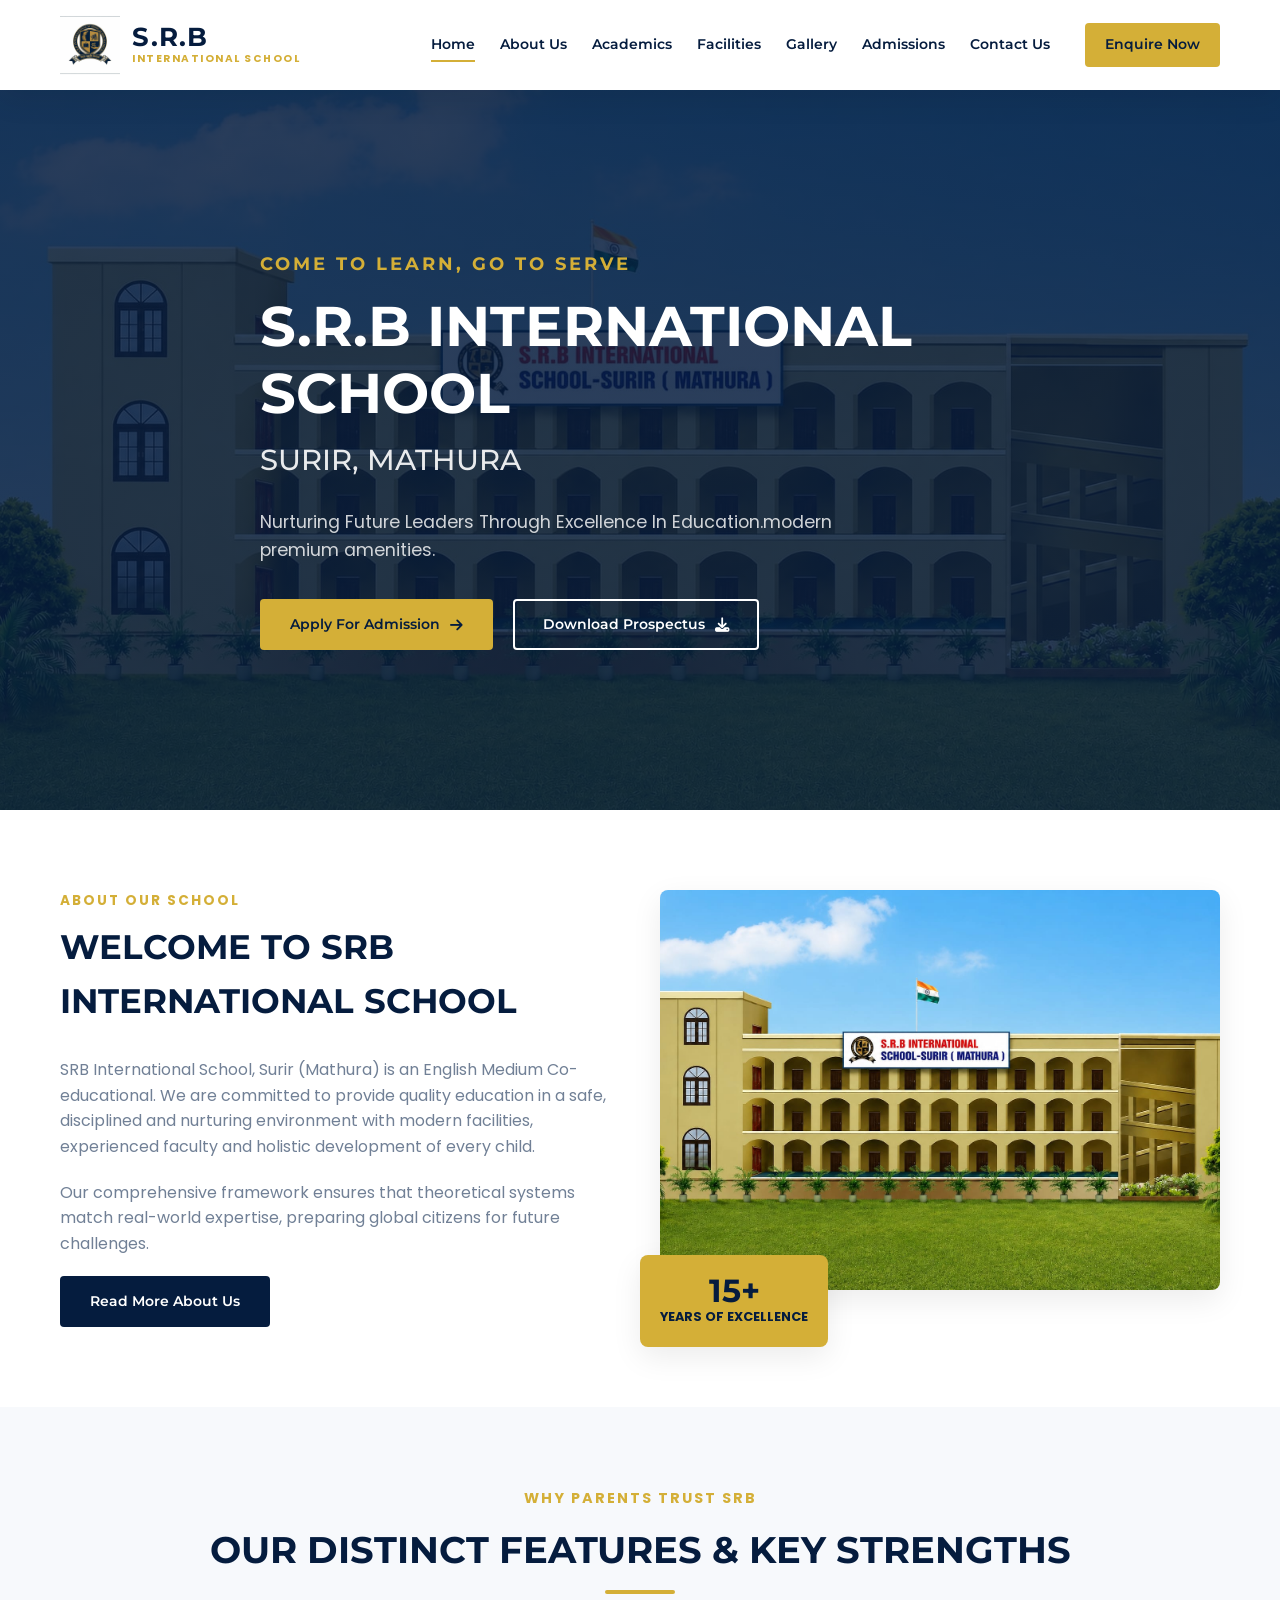
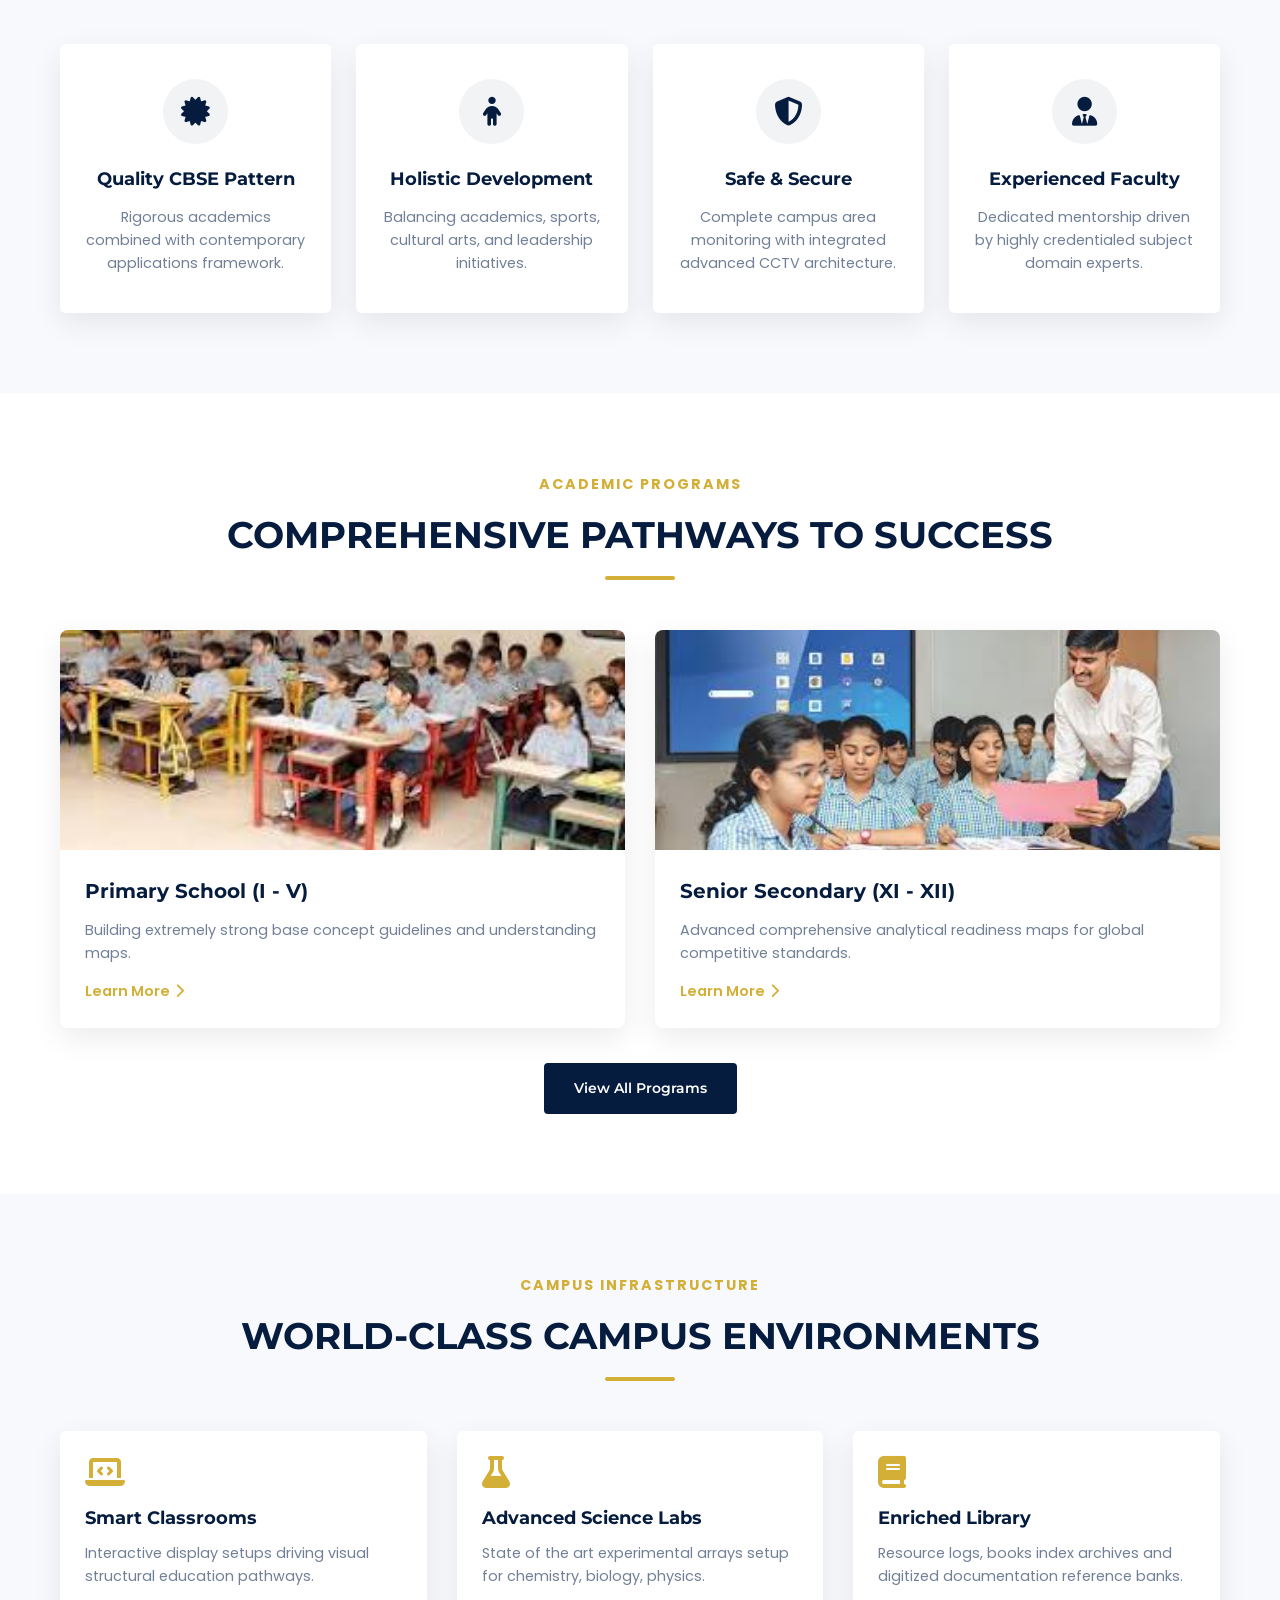
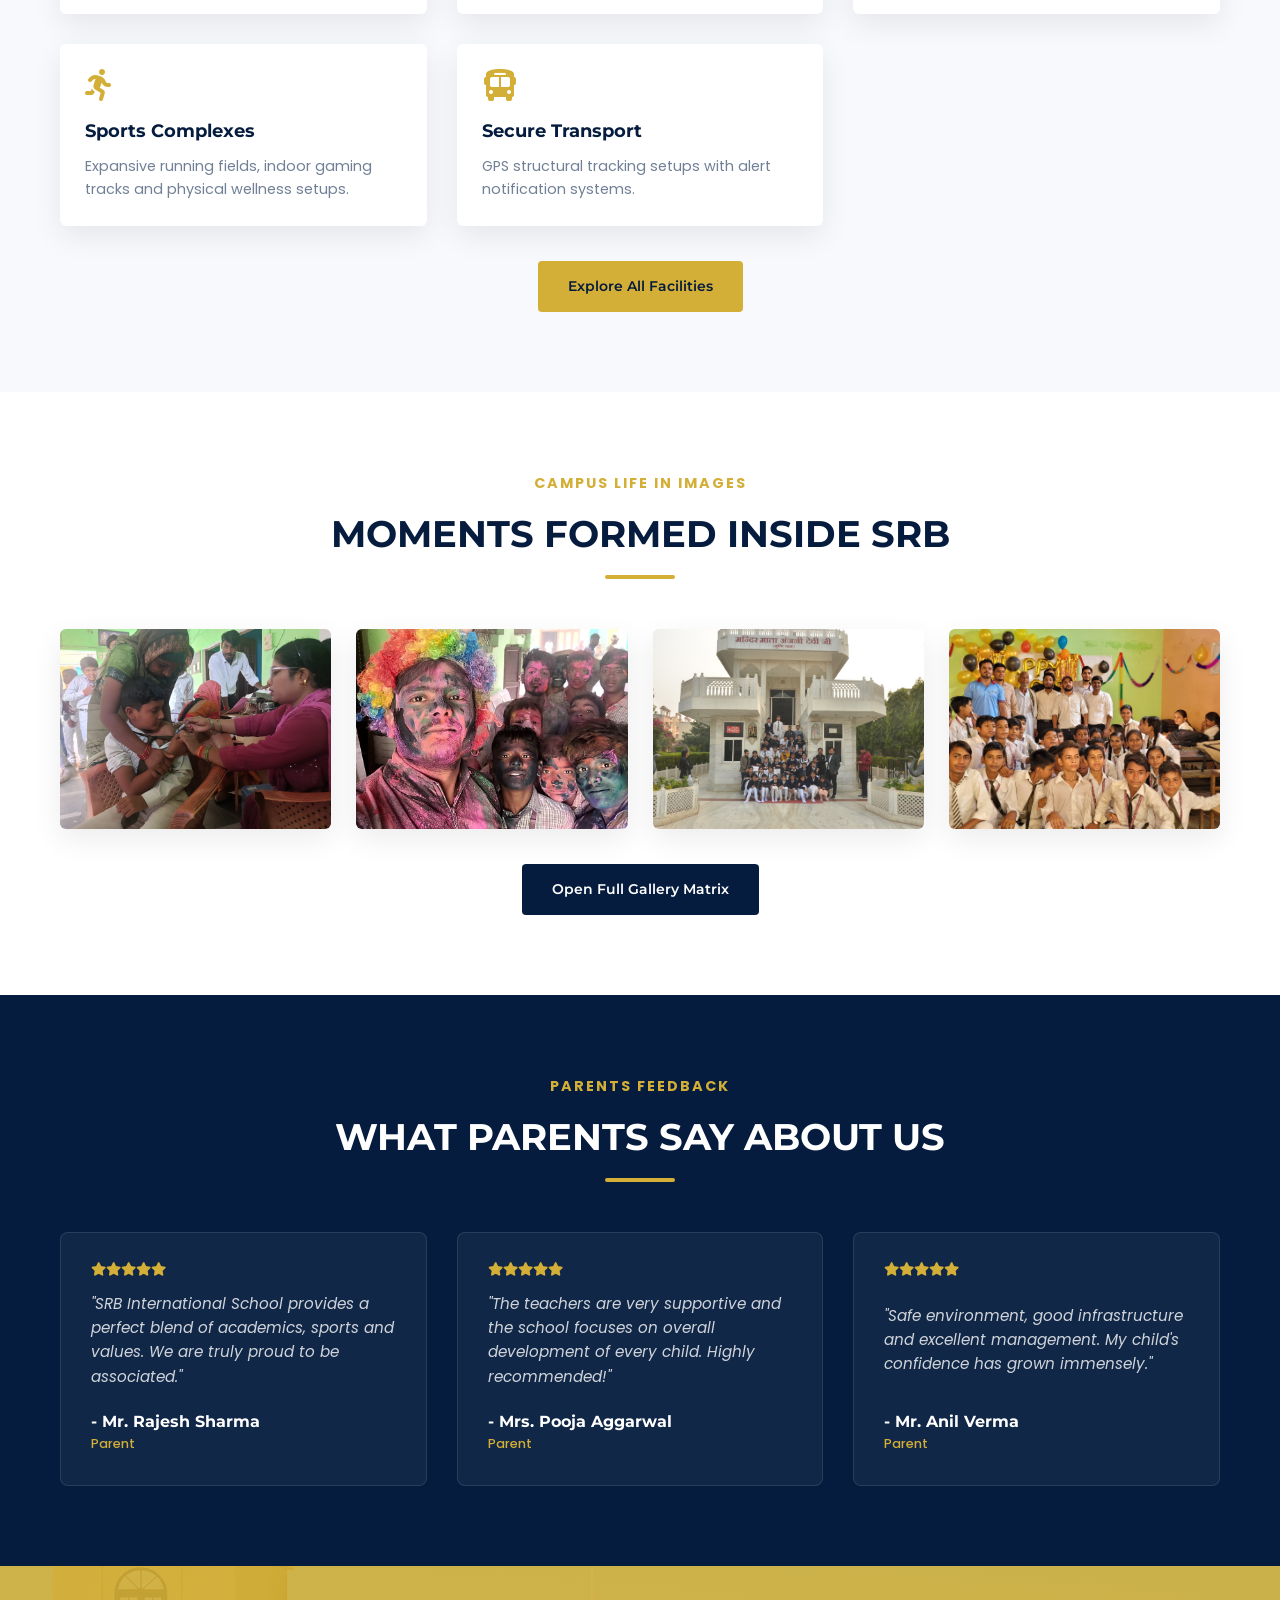
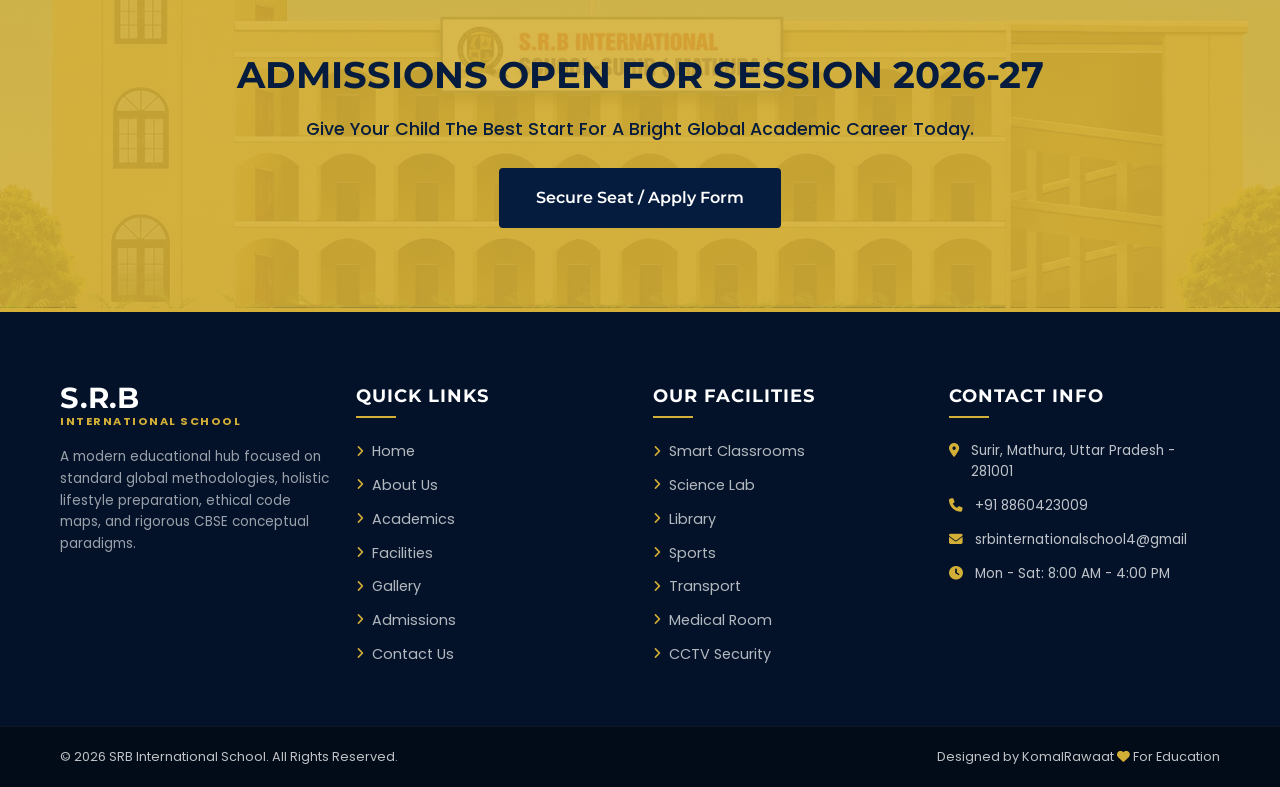
<file: index.html>
<head>
    <meta charset="UTF-8">
    <meta name="viewport" content="width=device-width, initial-scale=1.0">
    <title>SRB International School</title>

    <link rel="stylesheet" href="assets/css/style.css">

    <link rel="stylesheet"
    href="https://cdnjs.cloudflare.com/ajax/libs/font-awesome/6.5.1/css/all.min.css">
</head>

<body>

<header class="main-header">
    <div class="container navbar">
        <a href="index.html" class="logo">
            <div class="logo-icon">
    <img src="assets/images/logo.jpeg" alt="SRB International School Logo">
</div>
            <div class="logo-text">
                <h1>S.R.B</h1>
                <p>INTERNATIONAL SCHOOL</p>
            </div>
        </a>
        <nav class="nav-menu">
            <a href="index.html" class="active">Home</a>
            <a href="about.html">About Us</a>
            <a href="academics.html">Academics</a>
            <a href="facilities.html">Facilities</a>
            <a href="gallery.html">Gallery</a>
            <a href="admissions.html">Admissions</a>
            <a href="contact.html">Contact Us</a>
            <a href="admissions.html" class="btn btn-gold btn-nav">Enquire Now</a>
        </nav>
        <button class="hamburger">
            <span></span>
            <span></span>
            <span></span>
        </button>
    </div>
</header>

<section class="hero-banner" style="background-image: linear-gradient(rgba(5,28,62,.85), rgba(5,28,62,.85)), url('assets/images/campus/school-building.jpg');">
    <div class="container hero-content">
        <h4>COME TO LEARN, GO TO SERVE</h4>
        <h2>S.R.B INTERNATIONAL SCHOOL</h2>
        <h3>SURIR, MATHURA</h3>
        <p>Nurturing Future Leaders Through Excellence In Education.modern premium amenities.</p>
        <div class="hero-btns">
            <a href="admissions.html" class="btn btn-gold">Apply For Admission <i class="fas fa-arrow-right"></i></a>
            <a href="#" class="btn btn-outline">Download Prospectus <i class="fas fa-download"></i></a>
        </div>
    </div>
</section>

<section class="welcome-section section-padding">
    <div class="container grid-2">
        <div class="welcome-text">
            <div class="section-title-left">
                <span>ABOUT OUR SCHOOL</span>
                <h2>Welcome to SRB International School</h2>
            </div>
            <p>SRB International School, Surir (Mathura) is an English Medium Co-educational. We are committed to provide quality education in a safe, disciplined and nurturing environment with modern facilities, experienced faculty and holistic development of every child.</p>
            <p>Our comprehensive framework ensures that theoretical systems match real-world expertise, preparing global citizens for future challenges.</p>
            <a href="about.html" class="btn btn-blue">Read More About Us</a>
        </div>
        <div class="welcome-img">
            <img src="assets/images/campus/school-building.jpg" alt="School Building">
            <div class="experience-badge">
                <h3>15+</h3>
                <p>Years of Excellence</p>
            </div>
        </div>
    </div>
</section>

<section class="features-section section-padding bg-light">
    <div class="container">
        <div class="section-title text-center">
            <span>WHY PARENTS TRUST SRB</span>
            <h2>Our Distinct Features & Key Strengths</h2>
        </div>
        <div class="grid-4">
            <div class="feature-card">
                <div class="icon-box"><i class="fas fa-certificate"></i></div>
                <h3>Quality CBSE Pattern</h3>
                <p>Rigorous academics combined with contemporary applications framework.</p>
            </div>
            <div class="feature-card">
                <div class="icon-box"><i class="fas fa-child"></i></div>
                <h3>Holistic Development</h3>
                <p>Balancing academics, sports, cultural arts, and leadership initiatives.</p>
            </div>
            <div class="feature-card">
                <div class="icon-box"><i class="fas fa-shield-alt"></i></div>
                <h3>Safe & Secure</h3>
                <p>Complete campus area monitoring with integrated advanced CCTV architecture.</p>
            </div>
            <div class="feature-card">
                <div class="icon-box"><i class="fas fa-user-tie"></i></div>
                <h3>Experienced Faculty</h3>
                <p>Dedicated mentorship driven by highly credentialed subject domain experts.</p>
            </div>
        </div>
    </div>
</section>

<section class="programs-section section-padding">
    <div class="container">
        <div class="section-title text-center">
            <span>ACADEMIC PROGRAMS</span>
            <h2>Comprehensive Pathways To Success</h2>
        </div>
        <div class="grid-3">
<!--            <div class="program-card">-->
<!--                <div class="program-img">-->
<!--                    <img src="assets/images/academics/Nursery.jpeg" alt="Nursery">-->
<!--                </div>-->
<!--                <div class="program-info">-->
<!--                    <h3>Nursery & Pre-Primary</h3>-->
<!--                    <p>Play, Learn & Grow via modern foundational structural frameworks.</p>-->
<!--                    <a href="academics.html" class="text-link">Learn More <i class="fas fa-chevron-right"></i></a>-->
<!--                </div>-->
<!--            </div>-->
            <div class="program-card">
                <div class="program-img">
                   <img src="assets/images/academics/primary.jpeg" alt="Primary">
                </div>
                <div class="program-info">
                    <h3>Primary School (I - V)</h3>
                    <p>Building extremely strong base concept guidelines and understanding maps.</p>
                    <a href="academics.html" class="text-link">Learn More <i class="fas fa-chevron-right"></i></a>
                </div>
            </div>
            <div class="program-card">
                <div class="program-img">
    <img src="assets/images/academics/middle-school.jpeg" alt="Middle School">
</div>
                <div class="program-info">
                    <h3>Senior Secondary (XI - XII)</h3>
                    <p>Advanced comprehensive analytical readiness maps for global competitive standards.</p>
                    <a href="academics.html" class="text-link">Learn More <i class="fas fa-chevron-right"></i></a>
                </div>
            </div>
        </div>
        <div class="text-center mt-4">
            <a href="academics.html" class="btn btn-blue">View All Programs</a>
        </div>
    </div>
</section>

<section class="facilities-section-home section-padding bg-light">
    <div class="container">
        <div class="section-title text-center">
            <span>CAMPUS INFRASTRUCTURE</span>
            <h2>World-Class Campus Environments</h2>
        </div>
        <div class="grid-3">
            <div class="facility-item-home">
                <i class="fas fa-laptop-code"></i>
                <h3>Smart Classrooms</h3>
                <p>Interactive display setups driving visual structural education pathways.</p>
            </div>
            <div class="facility-item-home">
                <i class="fas fa-flask"></i>
                <h3>Advanced Science Labs</h3>
                <p>State of the art experimental arrays setup for chemistry, biology, physics.</p>
            </div>
            <div class="facility-item-home">
                <i class="fas fa-book"></i>
                <h3>Enriched Library</h3>
                <p>Resource logs, books index archives and digitized documentation reference banks.</p>
            </div>
            <div class="facility-item-home">
                <i class="fas fa-running"></i>
                <h3>Sports Complexes</h3>
                <p>Expansive running fields, indoor gaming tracks and physical wellness setups.</p>
            </div>
            <div class="facility-item-home">
                <i class="fas fa-bus"></i>
                <h3>Secure Transport</h3>
                <p>GPS structural tracking setups with alert notification systems.</p>
            </div>
<!--            <div class="facility-item-home">-->
<!--                <i class="fas fa-hotel"></i>-->
<!--                <h3>Residential Campus</h3>-->
<!--                <p>Safe, premium automated dynamic boarding facilities feeling exactly like home.</p>-->
<!--            </div>-->
        </div>
        <div class="text-center mt-4">
            <a href="facilities.html" class="btn btn-gold">Explore All Facilities</a>
        </div>
    </div>
</section>

<section class="gallery-preview section-padding">
    <div class="container">
        <div class="section-title text-center">
            <span>CAMPUS LIFE IN IMAGES</span>
            <h2>Moments Formed Inside SRB</h2>
        </div>
        <div class="grid-4">
            <div class="gallery-preview-item">
                <img src="assets/images/gallery/gallery2.jpeg" alt="Gallery">
            </div>
            <div class="gallery-preview-item">
                <img src="assets/images/gallery/gallery3.jpeg" alt="Gallery">
            </div>
            <div class="gallery-preview-item">
                <img src="assets/images/gallery/gallery1.jpeg" alt="Gallery">
            </div>
            <div class="gallery-preview-item">
                <img src="assets/images/gallery/gallery4.jpeg" alt="Gallery">
            </div>
        </div>
        <div class="text-center mt-4">
            <a href="gallery.html" class="btn btn-blue">Open Full Gallery Matrix</a>
        </div>
    </div>
</section>

<section class="testimonials section-padding bg-blue text-white">
    <div class="container">
        <div class="section-title text-center">
            <span class="gold-text">PARENTS FEEDBACK</span>
            <h2 class="text-white">What Parents Say About Us</h2>
        </div>
        <div class="grid-3">
            <div class="testimonial-card">
                <div class="stars"><i class="fas fa-star"></i><i class="fas fa-star"></i><i class="fas fa-star"></i><i class="fas fa-star"></i><i class="fas fa-star"></i></div>
                <p>"SRB International School provides a perfect blend of academics, sports and values. We are truly proud to be associated."</p>
                <div class="parent-info">
                    <h4>- Mr. Rajesh Sharma</h4>
                    <span>Parent</span>
                </div>
            </div>
            <div class="testimonial-card">
                <div class="stars"><i class="fas fa-star"></i><i class="fas fa-star"></i><i class="fas fa-star"></i><i class="fas fa-star"></i><i class="fas fa-star"></i></div>
                <p>"The teachers are very supportive and the school focuses on overall development of every child. Highly recommended!"</p>
                <div class="parent-info">
                    <h4>- Mrs. Pooja Aggarwal</h4>
                    <span>Parent</span>
                </div>
            </div>
            <div class="testimonial-card">
                <div class="stars"><i class="fas fa-star"></i><i class="fas fa-star"></i><i class="fas fa-star"></i><i class="fas fa-star"></i><i class="fas fa-star"></i></div>
                <p>"Safe environment, good infrastructure and excellent management. My child's confidence has grown immensely."</p>
                <div class="parent-info">
                    <h4>- Mr. Anil Verma</h4>
                    <span>Parent</span>
                </div>
            </div>
        </div>
    </div>
</section>

<section class="admissions-cta section-padding text-center" style="background-image: linear-gradient(rgba(212,175,55,.9), rgba(212,175,55,.9)), url('assets/images/campus/school-building.jpg');">
    <div class="container">
        <h2>ADMISSIONS OPEN FOR SESSION 2026-27</h2>
        <p>Give Your Child The Best Start For A Bright Global Academic Career Today.</p>
        <a href="admissions.html" class="btn btn-blue btn-lg">Secure Seat / Apply Form</a>
    </div>
</section>

<footer class="footer">
    <div class="container grid-4">
        <div class="footer-col">
            <div class="footer-logo">
                <h2>S.R.B</h2>
                <p>INTERNATIONAL SCHOOL</p>
            </div>
            <p class="footer-about-text">A modern educational hub focused on standard global methodologies, holistic lifestyle preparation, ethical code maps, and rigorous CBSE conceptual paradigms.</p>
        </div>
        <div class="footer-col">
            <h3>QUICK LINKS</h3>
            <ul class="footer-links">
                <li><a href="index.html">Home</a></li>
                <li><a href="about.html">About Us</a></li>
                <li><a href="academics.html">Academics</a></li>
                <li><a href="facilities.html">Facilities</a></li>
                <li><a href="gallery.html">Gallery</a></li>
                <li><a href="admissions.html">Admissions</a></li>
                <li><a href="contact.html">Contact Us</a></li>
            </ul>
        </div>
        <div class="footer-col">
            <h3>OUR FACILITIES</h3>
            <ul class="footer-links">
                <li><a href="facilities.html">Smart Classrooms</a></li>
                <li><a href="facilities.html">Science Lab</a></li>
                <li><a href="facilities.html">Library</a></li>
                <li><a href="facilities.html">Sports</a></li>
                <li><a href="facilities.html">Transport</a></li>
                <li><a href="facilities.html">Medical Room</a></li>
                <li><a href="facilities.html">CCTV Security</a></li>
            </ul>
        </div>
        <div class="footer-col">
            <h3>CONTACT INFO</h3>
            <ul class="footer-contact">
                <li><i class="fas fa-map-marker-alt"></i> Surir, Mathura, Uttar Pradesh - 281001</li>
                <li><i class="fas fa-phone"></i> +91 8860423009</li>
                <li><i class="fas fa-envelope"></i> srbinternationalschool4@gmail</li>
                <li><i class="fas fa-clock"></i> Mon - Sat: 8:00 AM - 4:00 PM</li>
            </ul>
        </div>
    </div>
    <div class="footer-bottom">
        <div class="container footer-bottom-content">
            <p>&copy; 2026 SRB International School. All Rights Reserved.</p>
            <p>Designed by KomalRawaat <i class="fas fa-heart" style="color: #d4af37;"></i> For Education</p>
        </div>
    </div>
</footer>

<script src="assets/js/script.js"></script>
</body>
</html>
</file>
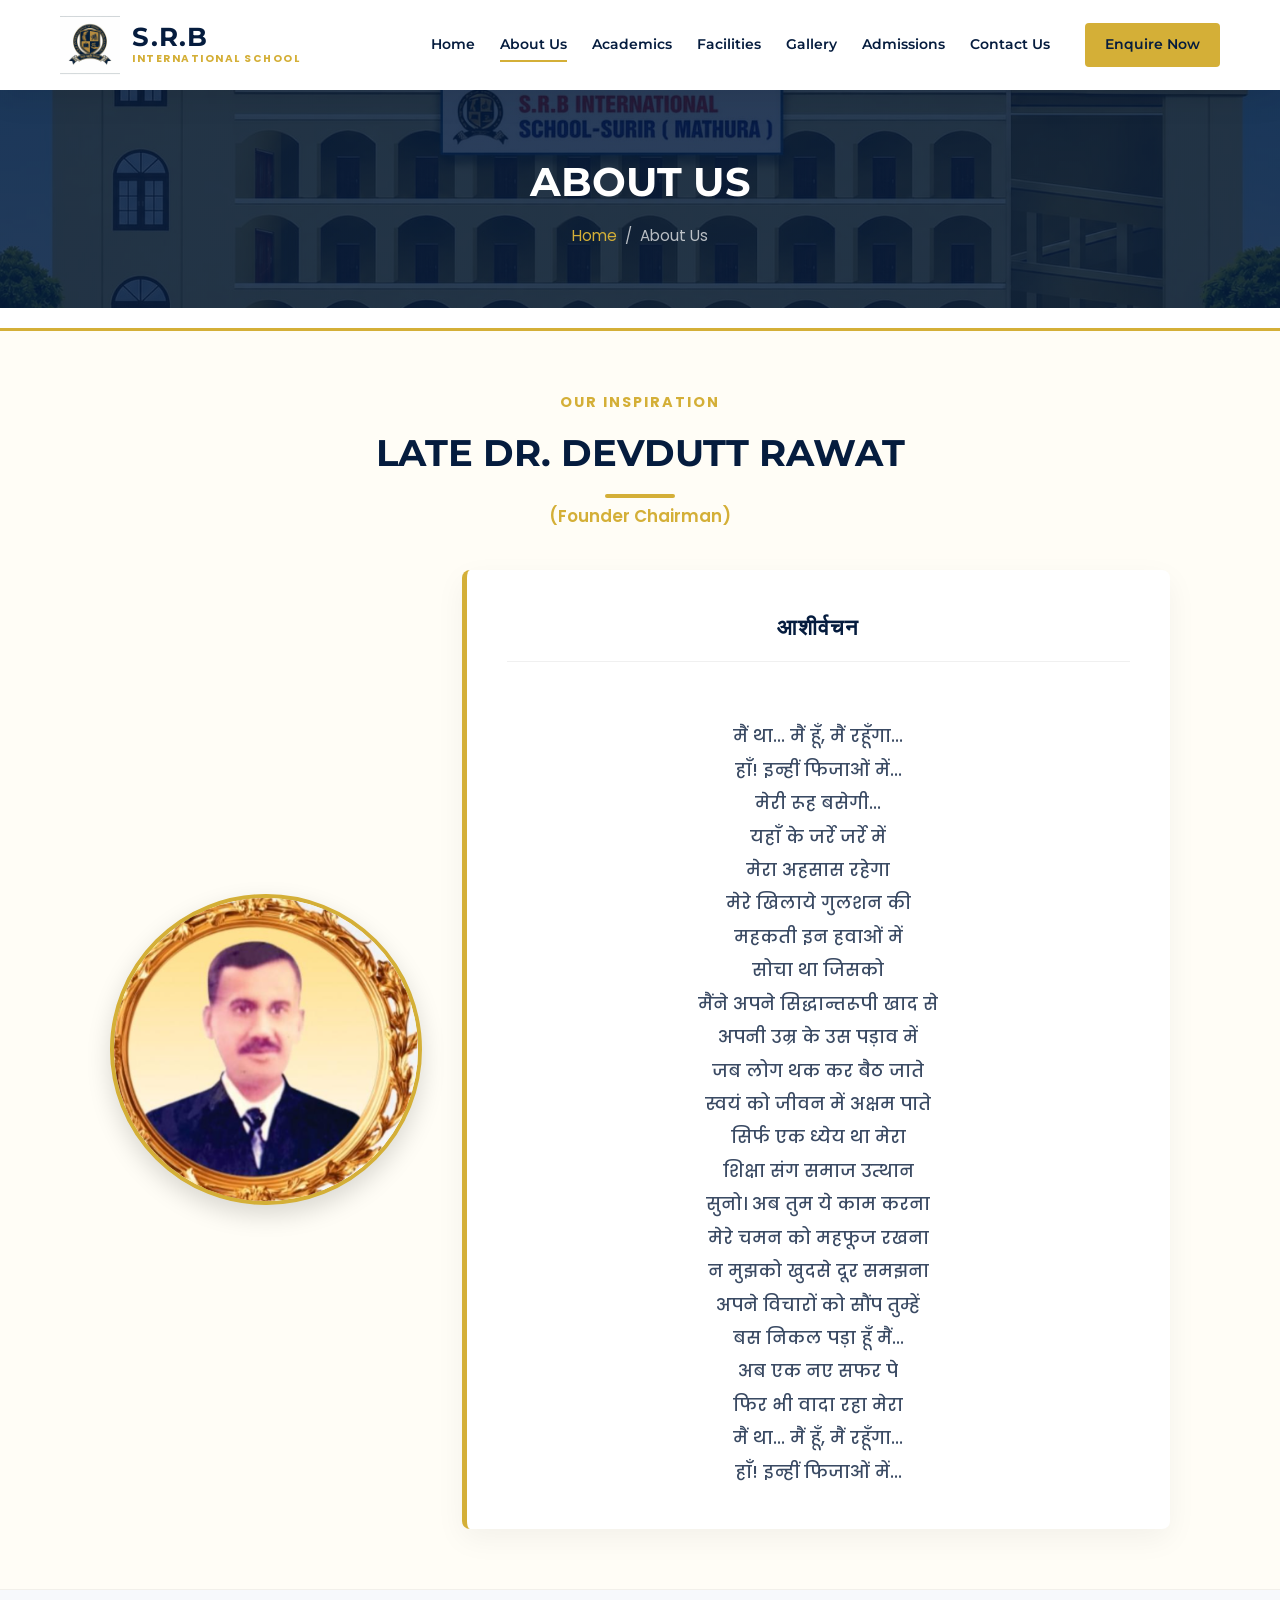
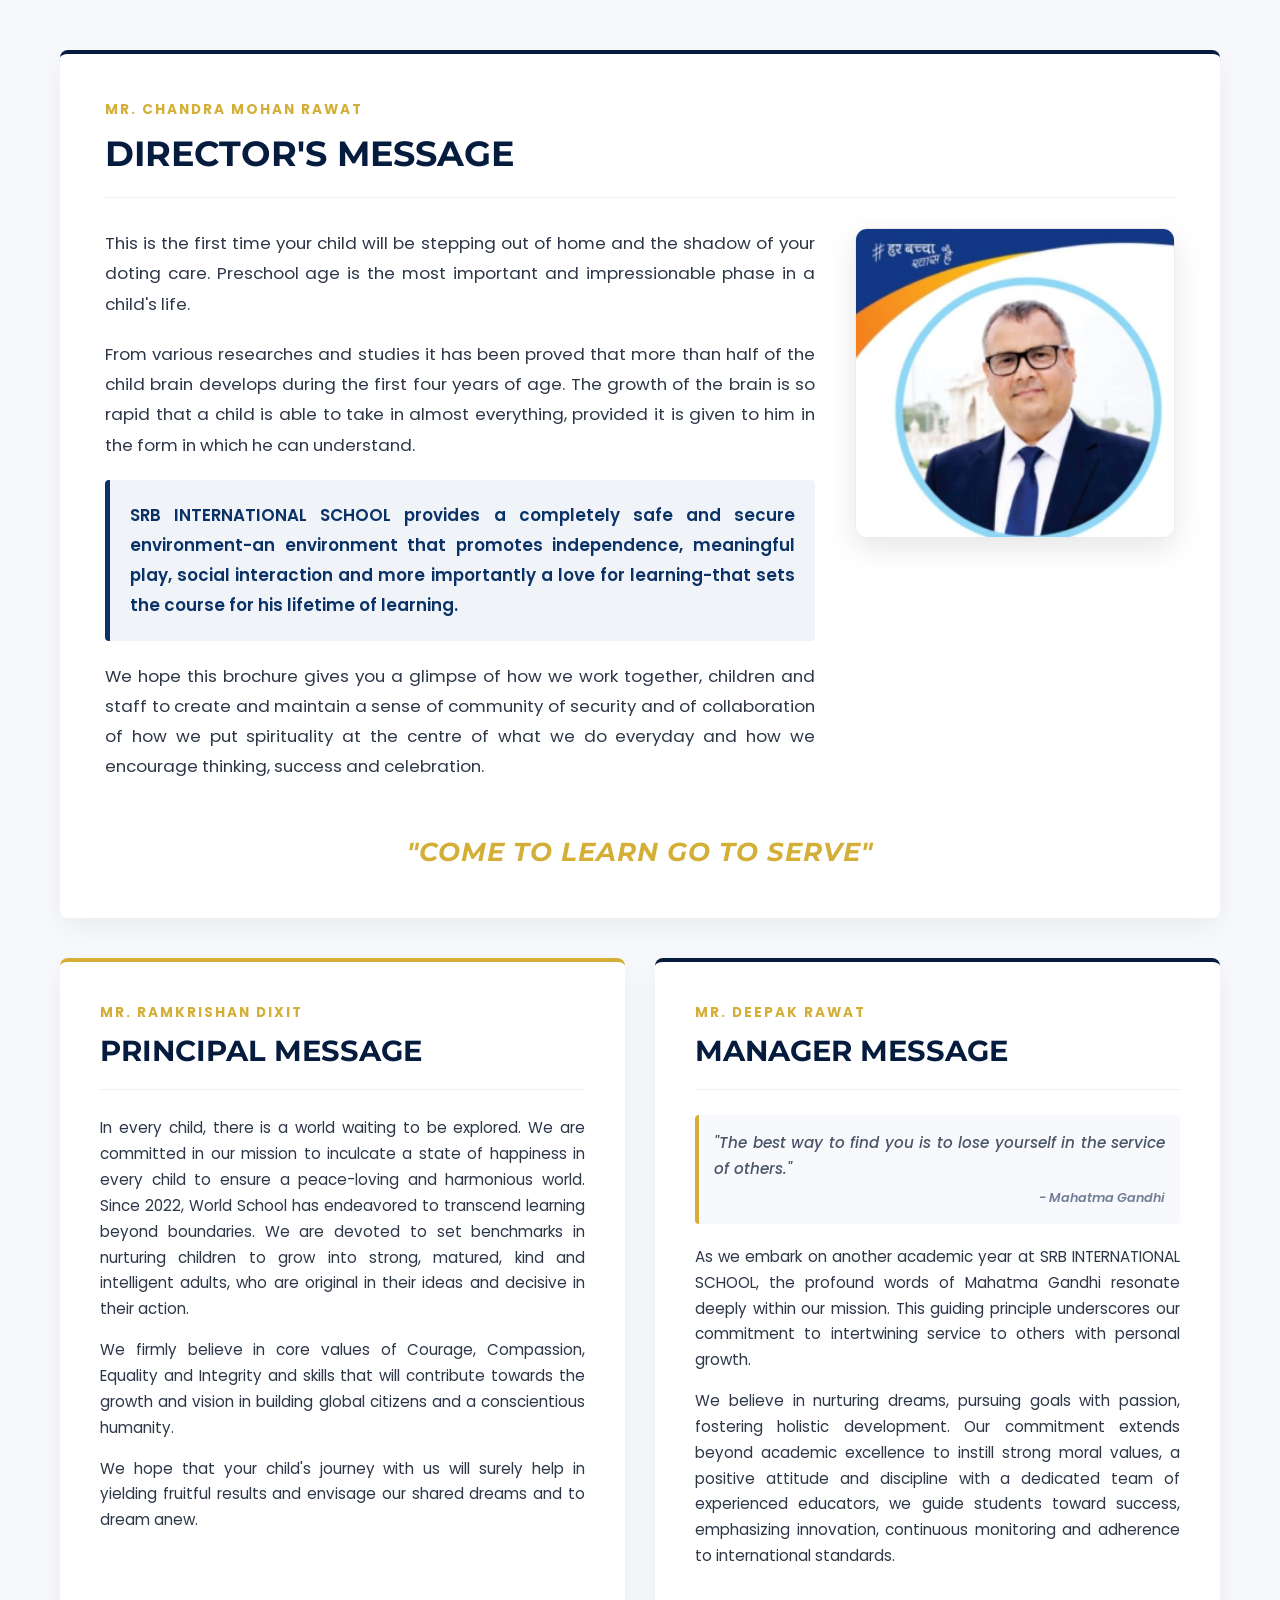
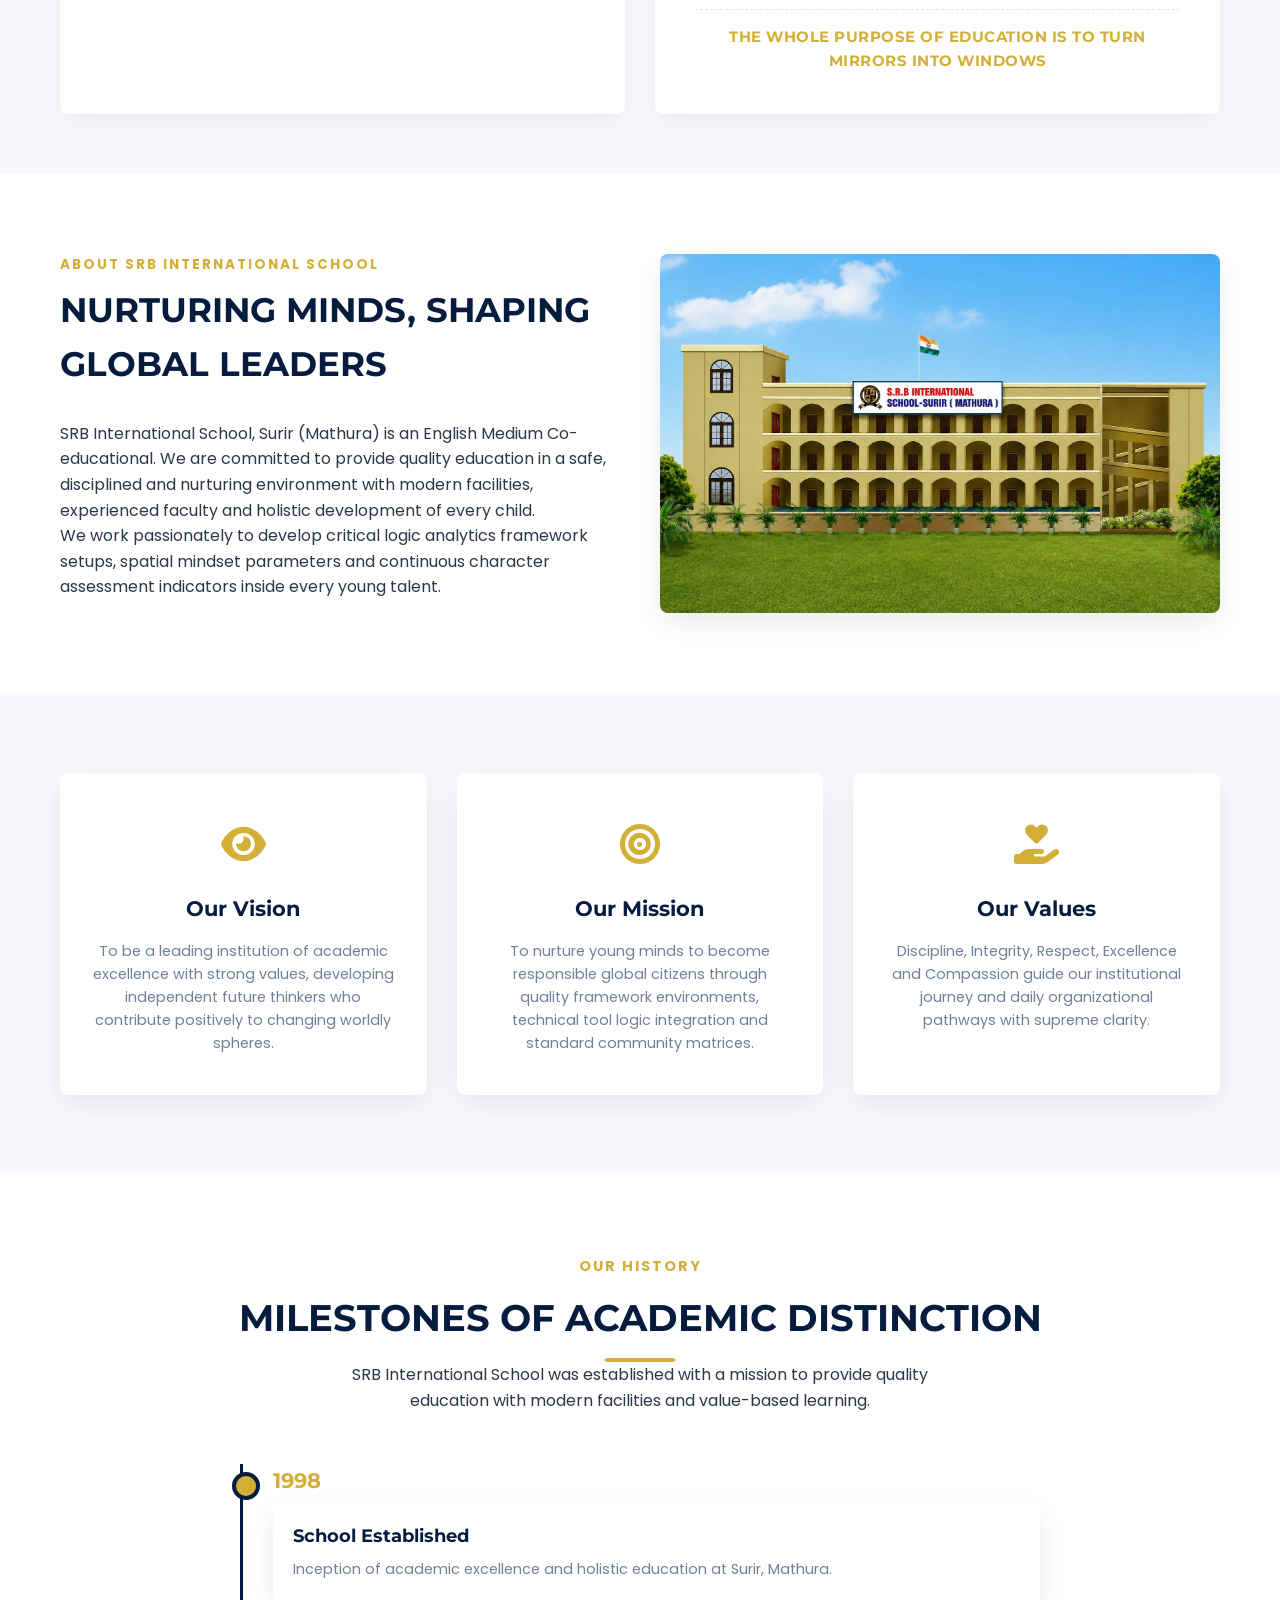
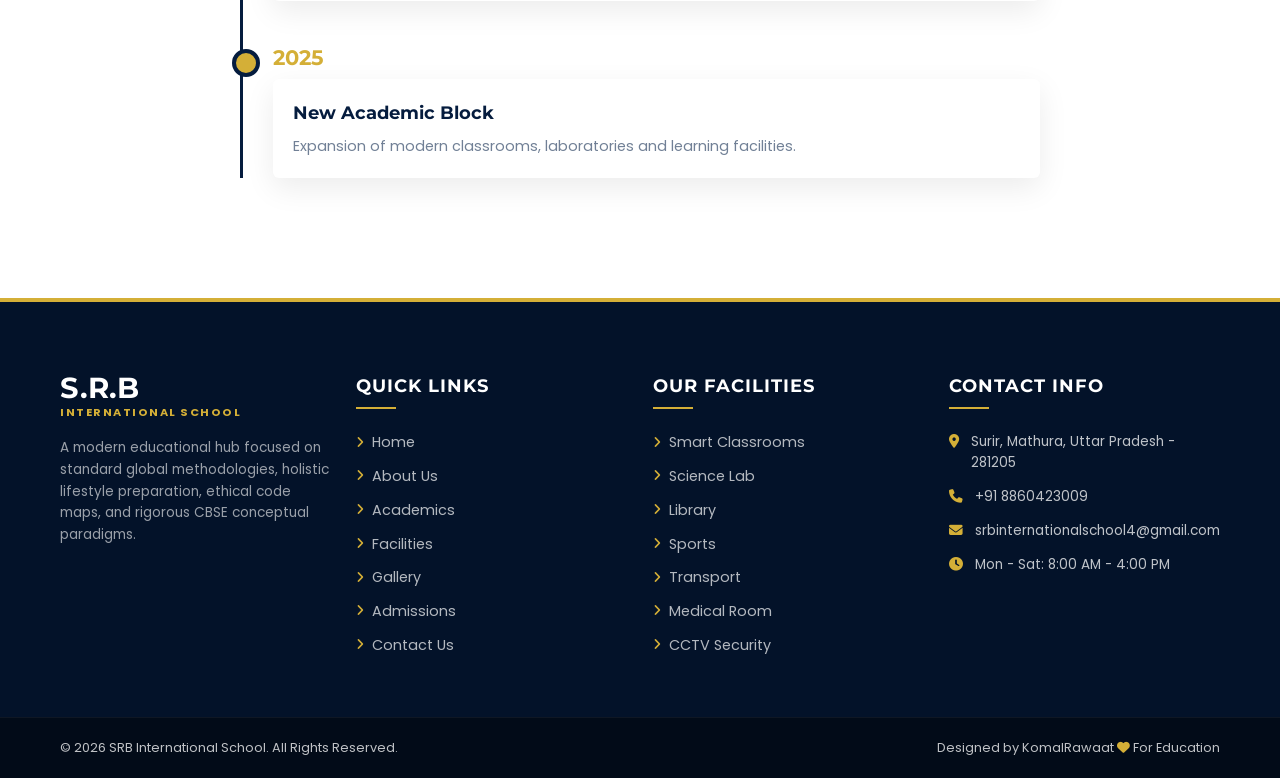
<file: about.html>
<!DOCTYPE html>
<html lang="en">
<head>
    <meta charset="UTF-8">
    <meta name="viewport" content="width=device-width, initial-scale=1.0">
    <title>About Us | SRB International School</title>
    <link rel="stylesheet" href="./assets/css/style.css">
    <!--    <link rel="stylesheet" href="assets/css/style.css">-->
    <link rel="stylesheet" href="https://cdnjs.cloudflare.com/ajax/libs/font-awesome/6.5.1/css/all.min.css">
</head>
<body>

<header class="main-header">
    <div class="container navbar">
        <a href="index.html" class="logo">
            <div class="logo-icon">
                <img src="assets/images/logo.jpeg" alt="SRB International School Logo">
            </div>
            <div class="logo-text">
                <h1>S.R.B</h1>
                <p>INTERNATIONAL SCHOOL</p>
            </div>
        </a>
        <nav class="nav-menu">
            <a href="index.html">Home</a>
            <a href="about.html" class="active">About Us</a>
            <a href="academics.html">Academics</a>
            <a href="facilities.html">Facilities</a>
            <a href="gallery.html">Gallery</a>
            <a href="admissions.html">Admissions</a>
            <a href="contact.html">Contact Us</a>
            <a href="admissions.html" class="btn btn-gold btn-nav">Enquire Now</a>
        </nav>
        <button class="hamburger">
            <span></span>
            <span></span>
            <span></span>
        </button>
    </div>
</header>

<section class="sub-hero" style="background-image: linear-gradient(rgba(5, 28, 62, 0.85), rgba(5, 28, 62, 0.85)), url('assets/images/campus/school-building.jpg');">
    <div class="container text-center">
        <h2>ABOUT US</h2>
        <p><a href="index.html">Home</a> &nbsp;/&nbsp; About Us</p>
    </div>
</section>

<!-- Our Inspiration Section (2-Column Photo + Text Layout) -->
<section class="inspiration-section" style="padding: 60px 0; background-color: #fffdf6; border-top: 3px solid var(--gold); border-bottom: 1px solid rgba(0,0,0,0.05); width: 100%; display: block; clear: both;">
    <div class="container" style="max-width: 1100px; margin: 0 auto; padding: 0 20px;">
        <div class="section-title text-center" style="margin-bottom: 40px; text-align: center;">
            <span style="color: var(--gold); font-size: 0.9rem; font-weight: 700; letter-spacing: 2px; text-transform: uppercase; display: block; margin-bottom: 10px;">OUR INSPIRATION</span>
            <h2 style="font-size: 2.3rem; font-family: 'Montserrat', sans-serif; color: var(--primary-blue); font-weight: 700; text-transform: uppercase; margin: 0;">Late Dr. Devdutt Rawat</h2>
            <p style="color: var(--gold); font-weight: 600; font-size: 1.05rem; margin-top: 5px;">(Founder Chairman)</p>
        </div>

        <div style="display: flex; flex-wrap: wrap; gap: 40px; align-items: center; justify-content: center;">
            <!-- Founder Photo Container -->
            <div style="flex: 1; min-width: 280px; max-width: 340px; text-align: center;">
                <img src="assets/team/founder.png" alt="Late Dr. Devdutt Rawat" style="width: 100%; border-radius: 50%; box-shadow: 0 10px 25px rgba(0,0,0,0.15); border: 4px solid var(--gold); background-color: #ffffff;">
            </div>
            <!-- Founder Text Box -->
            <div class="inspiration-box shadow" style="background-color: #ffffff; padding: 40px; border-radius: 8px; border-left: 5px solid var(--gold); box-shadow: 0 10px 30px rgba(0,0,0,0.05); flex: 2; min-width: 320px; box-sizing: border-box;">
                <h3 style="text-align: center; color: var(--primary-blue); font-family: 'Montserrat', sans-serif; font-size: 1.4rem; font-weight: 700; letter-spacing: 1px; border-bottom: 1px solid rgba(0,0,0,0.06); padding-bottom: 15px; margin-bottom: 25px;">आशीर्वचन</h3>
                <div class="hindi-content" style="font-size: 1.1rem; line-height: 1.9; color: #3a4a63; font-weight: 500; text-align: center; white-space: pre-line; font-family: 'Poppins', sans-serif;">
                    मैं था... मैं हूँ, मैं रहूँगा...
                    हाँ! इन्हीं फिजाओं में...
                    मेरी रूह बसेगी...
                    यहाँ के जर्रे जर्रे में
                    मेरा अहसास रहेगा
                    मेरे खिलाये गुलशन की
                    महकती इन हवाओं में
                    सोचा था जिसको
                    मैंने अपने सिद्धान्तरूपी खाद से
                    अपनी उम्र के उस पड़ाव में
                    जब लोग थक कर बैठ जाते
                    स्वयं को जीवन में अक्षम पाते
                    सिर्फ एक ध्येय था मेरा
                    शिक्षा संग समाज उत्थान
                    सुनो। अब तुम ये काम करना
                    मेरे चमन को महफूज रखना
                    न मुझको खुदसे दूर समझना
                    अपने विचारों को सौंप तुम्हें
                    बस निकल पड़ा हूँ मैं...
                    अब एक नए सफर पे
                    फिर भी वादा रहा मेरा
                    मैं था... मैं हूँ, मैं रहूँगा...
                    हाँ! इन्हीं फिजाओं में...
                </div>
            </div>
        </div>
    </div>
</section>

<!-- Messages Layout Container (100% Standalone Width Fixed with Director Photo) -->
<section class="leadership-messages" style="padding: 60px 0; background-color: #f7f9fc; width: 100%; clear: both; display: block; box-sizing: border-box;">
    <div class="container" style="max-width: 1200px; margin: 0 auto; padding: 0 20px; box-sizing: border-box;">

        <!-- Director Message Layout Box (2-Column Split System) -->
        <div class="director-box" style="background-color: #ffffff; padding: 45px; border-radius: 8px; box-shadow: 0 10px 30px rgba(0,0,0,0.06); border-top: 4px solid #051c3e; margin-bottom: 40px; width: 100%; display: block; clear: both; box-sizing: border-box;">
            <div style="margin-bottom: 30px; border-bottom: 1px solid rgba(0,0,0,0.06); padding-bottom: 15px;">
                <span style="color: #d4af37; font-size: 0.85rem; font-weight: 700; letter-spacing: 2px; text-transform: uppercase; display: block; margin-bottom: 5px;">MR. CHANDRA MOHAN RAWAT</span>
                <h2 style="font-size: 2.2rem; color: #051c3e; font-family: 'Montserrat', sans-serif; font-weight: 700; margin: 0; text-transform: uppercase;">Director's Message</h2>
            </div>

            <div style="display: flex; flex-wrap: wrap; gap: 40px; align-items: flex-start; justify-content: center; width: 100%;">
                <!-- Director Text Block -->
                <div style="flex: 2; min-width: 320px; font-size: 1.05rem; color: #2d3748; line-height: 1.8; font-family: 'Poppins', sans-serif;">
                    <p style="margin-bottom: 20px; text-align: justify;">This is the first time your child will be stepping out of home and the shadow of your doting care. Preschool age is the most important and impressionable phase in a child's life.</p>
                    <p style="margin-bottom: 20px; text-align: justify;">From various researches and studies it has been proved that more than half of the child brain develops during the first four years of age. The growth of the brain is so rapid that a child is able to take in almost everything, provided it is given to him in the form in which he can understand.</p>
                    <p style="font-weight: 600; color: #0b3266; margin-bottom: 20px; background-color: #f0f4f8; padding: 20px; border-radius: 4px; border-left: 5px solid #0b3266; text-align: justify;">SRB INTERNATIONAL SCHOOL provides a completely safe and secure environment-an environment that promotes independence, meaningful play, social interaction and more importantly a love for learning-that sets the course for his lifetime of learning.</p>
                    <p style="margin-bottom: 20px; text-align: justify;">We hope this brochure gives you a glimpse of how we work together, children and staff to create and maintain a sense of community of security and of collaboration of how we put spirituality at the centre of what we do everyday and how we encourage thinking, success and celebration.</p>
                </div>
                <!-- Director Photo Block -->
                <div style="flex: 1; min-width: 280px; max-width: 320px; text-align: center;">
                    <img src="assets/team/director.png" alt="Chandra Mohan Rawat" style="width: 100%; border-radius: 12px; box-shadow: 0 10px 30px rgba(0,0,0,0.1); border: 1px solid rgba(0,0,0,0.08);">
                </div>
            </div>
            <h4 style="text-align: center; color: #d4af37; font-size: 1.6rem; font-style: italic; font-weight: 700; font-family: 'Montserrat', sans-serif; margin: 30px 0 0 0; letter-spacing: 1px; clear: both; display: block;">"COME TO LEARN GO TO SERVE"</h4>
        </div>

        <!-- Principal & Manager Content Grid -->
        <div class="custom-grid-wrapper" style="display: flex; flex-wrap: wrap; gap: 30px; width: 100%; clear: both; margin-top: 20px; box-sizing: border-box;">

            <!-- Principal Message Layout Box -->
            <div class="pm-box" style="background-color: #ffffff; padding: 40px; border-radius: 8px; box-shadow: 0 10px 30px rgba(0,0,0,0.06); border-top: 4px solid #d4af37; flex: 1; min-width: 320px; box-sizing: border-box;">
                <div style="margin-bottom: 25px; border-bottom: 1px solid rgba(0,0,0,0.06); padding-bottom: 15px;">
                    <span style="color: #d4af37; font-size: 0.85rem; font-weight: 700; letter-spacing: 2px; text-transform: uppercase; display: block; margin-bottom: 5px;">MR. RAMKRISHAN DIXIT</span>
                    <h2 style="font-size: 1.8rem; color: #051c3e; font-family: 'Montserrat', sans-serif; font-weight: 700; margin: 0; text-transform: uppercase;">Principal Message</h2>
                </div>
                <div style="font-size: 0.95rem; color: #2d3748; line-height: 1.7; font-family: 'Poppins', sans-serif; text-align: justify;">
                    <p style="margin-bottom: 15px;">In every child, there is a world waiting to be explored. We are committed in our mission to inculcate a state of happiness in every child to ensure a peace-loving and harmonious world. Since 2022, World School has endeavored to transcend learning beyond boundaries. We are devoted to set benchmarks in nurturing children to grow into strong, matured, kind and intelligent adults, who are original in their ideas and decisive in their action.</p>
                    <p style="margin-bottom: 15px;">We firmly believe in core values of Courage, Compassion, Equality and Integrity and skills that will contribute towards the growth and vision in building global citizens and a conscientious humanity.</p>
                    <p style="margin: 0;">We hope that your child's journey with us will surely help in yielding fruitful results and envisage our shared dreams and to dream anew.</p>
                </div>
            </div>

            <!-- Manager Message Layout Box -->
            <div class="mm-box" style="background-color: #ffffff; padding: 40px; border-radius: 8px; box-shadow: 0 10px 30px rgba(0,0,0,0.06); border-top: 4px solid #051c3e; flex: 1; min-width: 320px; display: flex; flex-direction: column; justify-content: space-between; box-sizing: border-box;">
                <div>
                    <div style="margin-bottom: 25px; border-bottom: 1px solid rgba(0,0,0,0.06); padding-bottom: 15px;">
                        <span style="color: #d4af37; font-size: 0.85rem; font-weight: 700; letter-spacing: 2px; text-transform: uppercase; display: block; margin-bottom: 5px;">MR. DEEPAK RAWAT</span>
                        <h2 style="font-size: 1.8rem; color: #051c3e; font-family: 'Montserrat', sans-serif; font-weight: 700; margin: 0; text-transform: uppercase;">Manager Message</h2>
                    </div>
                    <div style="font-size: 0.95rem; color: #2d3748; line-height: 1.7; font-family: 'Poppins', sans-serif; text-align: justify;">
                        <blockquote style="font-style: italic; background: #f7f9fc; padding: 15px; border-radius: 4px; border-left: 4px solid #d4af37; margin-bottom: 20px; font-weight: 500; color: #4a5568;">
                            "The best way to find you is to lose yourself in the service of others." <br>
                            <span style="display: block; text-align: right; font-size: 0.8rem; font-weight: 600; color: #718096; margin-top: 5px;">- Mahatma Gandhi</span>
                        </blockquote>
                        <p style="margin-bottom: 15px;">As we embark on another academic year at SRB INTERNATIONAL SCHOOL, the profound words of Mahatma Gandhi resonate deeply within our mission. This guiding principle underscores our commitment to intertwining service to others with personal growth.</p>
                        <p style="margin-bottom: 15px;">We believe in nurturing dreams, pursuing goals with passion, fostering holistic development. Our commitment extends beyond academic excellence to instill strong moral values, a positive attitude and discipline with a dedicated team of experienced educators, we guide students toward success, emphasizing innovation, continuous monitoring and adherence to international standards.</p>
                    </div>
                </div>
                <h4 style="color: #d4af37; font-size: 0.95rem; font-weight: 700; font-family: 'Montserrat', sans-serif; text-align: center; border-top: 1px dashed rgba(0,0,0,0.1); padding-top: 15px; margin-top: 25px; text-transform: uppercase; letter-spacing: 0.5px;">
                    THE WHOLE PURPOSE OF EDUCATION IS TO TURN MIRRORS INTO WINDOWS
                </h4>
            </div>

        </div>

    </div>
</section>

<section class="about-intro section-padding">
    <div class="container grid-2">
        <div>
            <div class="section-title-left">
                <span>ABOUT SRB INTERNATIONAL SCHOOL</span>
                <h2>Nurturing Minds, Shaping Global Leaders</h2>
            </div>
            <p>SRB International School, Surir (Mathura) is an English Medium Co-educational. We are committed to provide quality education in a safe, disciplined and nurturing environment with modern facilities, experienced faculty and holistic development of every child.</p>
            <p>We work passionately to develop critical logic analytics framework setups, spatial mindset parameters and continuous character assessment indicators inside every young talent.</p>
        </div>
        <div>
            <img src="assets/images/campus/school-building.jpg" alt="SRB International School Campus" class="img-rounded shadow">
        </div>
    </div>
</section>

<section class="vision-mission section-padding bg-light">
    <div class="container grid-3">
        <div class="vmv-card">
            <div class="vmv-icon"><i class="fas fa-eye"></i></div>
            <h3>Our Vision</h3>
            <p>To be a leading institution of academic excellence with strong values, developing independent future thinkers who contribute positively to changing worldly spheres.</p>
        </div>
        <div class="vmv-card">
            <div class="vmv-icon"><i class="fas fa-bullseye"></i></div>
            <h3>Our Mission</h3>
            <p>To nurture young minds to become responsible global citizens through quality framework environments, technical tool logic integration and standard community matrices.</p>
        </div>
        <div class="vmv-card">
            <div class="vmv-icon"><i class="fas fa-hand-holding-heart"></i></div>
            <h3>Our Values</h3>
            <p>Discipline, Integrity, Respect, Excellence and Compassion guide our institutional journey and daily organizational pathways with supreme clarity.</p>
        </div>
    </div>
</section>

<section class="history-timeline section-padding">
    <div class="container">
        <div class="section-title text-center">
            <span>OUR HISTORY</span>
            <h2>Milestones of Academic Distinction</h2>
            <p class="max-w-600">
                SRB International School was established with a mission to provide quality education with modern facilities and value-based learning.
            </p>
        </div>
        <div class="timeline-wrapper">
            <div class="timeline-item">
                <div class="timeline-year">1998</div>
                <div class="timeline-content">
                    <h3>School Established</h3>
                    <p>Inception of academic excellence and holistic education at Surir, Mathura.</p>
                </div>
            </div>
            <div class="timeline-item">
                <div class="timeline-year">2025</div>
                <div class="timeline-content">
                    <h3>New Academic Block</h3>
                    <p>Expansion of modern classrooms, laboratories and learning facilities.</p>
                </div>
            </div>
        </div>
    </div>
</section>

<footer class="footer">
    <div class="container grid-4">
        <div class="footer-col">
            <div class="footer-logo">
                <h2>S.R.B</h2>
                <p>INTERNATIONAL SCHOOL</p>
            </div>
            <p class="footer-about-text">A modern educational hub focused on standard global methodologies, holistic lifestyle preparation, ethical code maps, and rigorous CBSE conceptual paradigms.</p>
        </div>
        <div class="footer-col">
            <h3>QUICK LINKS</h3>
            <ul class="footer-links">
                <li><a href="index.html">Home</a></li>
                <li><a href="about.html">About Us</a></li>
                <li><a href="academics.html">Academics</a></li>
                <li><a href="facilities.html">Facilities</a></li>
                <li><a href="gallery.html">Gallery</a></li>
                <li><a href="admissions.html">Admissions</a></li>
                <li><a href="contact.html">Contact Us</a></li>
            </ul>
        </div>
        <div class="footer-col">
            <h3>OUR FACILITIES</h3>
            <ul class="footer-links">
                <li><a href="facilities.html">Smart Classrooms</a></li>
                <li><a href="facilities.html">Science Lab</a></li>
                <li><a href="facilities.html">Library</a></li>
                <li><a href="facilities.html">Sports</a></li>
                <li><a href="facilities.html">Transport</a></li>
                <li><a href="facilities.html">Medical Room</a></li>
                <li><a href="facilities.html">CCTV Security</a></li>
            </ul>
        </div>
        <div class="footer-col">
            <h3>CONTACT INFO</h3>
            <ul class="footer-contact">
                <li><i class="fas fa-map-marker-alt"></i> Surir, Mathura, Uttar Pradesh - 281205</li>
                <li><i class="fas fa-phone"></i> +91 8860423009</li>
                <li><i class="fas fa-envelope"></i> srbinternationalschool4@gmail.com</li>
                <li><i class="fas fa-clock"></i> Mon - Sat: 8:00 AM - 4:00 PM</li>
            </ul>
        </div>
    </div>
    <div class="footer-bottom">
        <div class="container footer-bottom-content">
            <p>&copy; 2026 SRB International School. All Rights Reserved.</p>
            <p>Designed by KomalRawaat <i class="fas fa-heart" style="color: #d4af37;"></i> For Education</p>
        </div>
    </div>
</footer>

<script src="assets/js/script.js"></script>
</body>
</html>
</file>
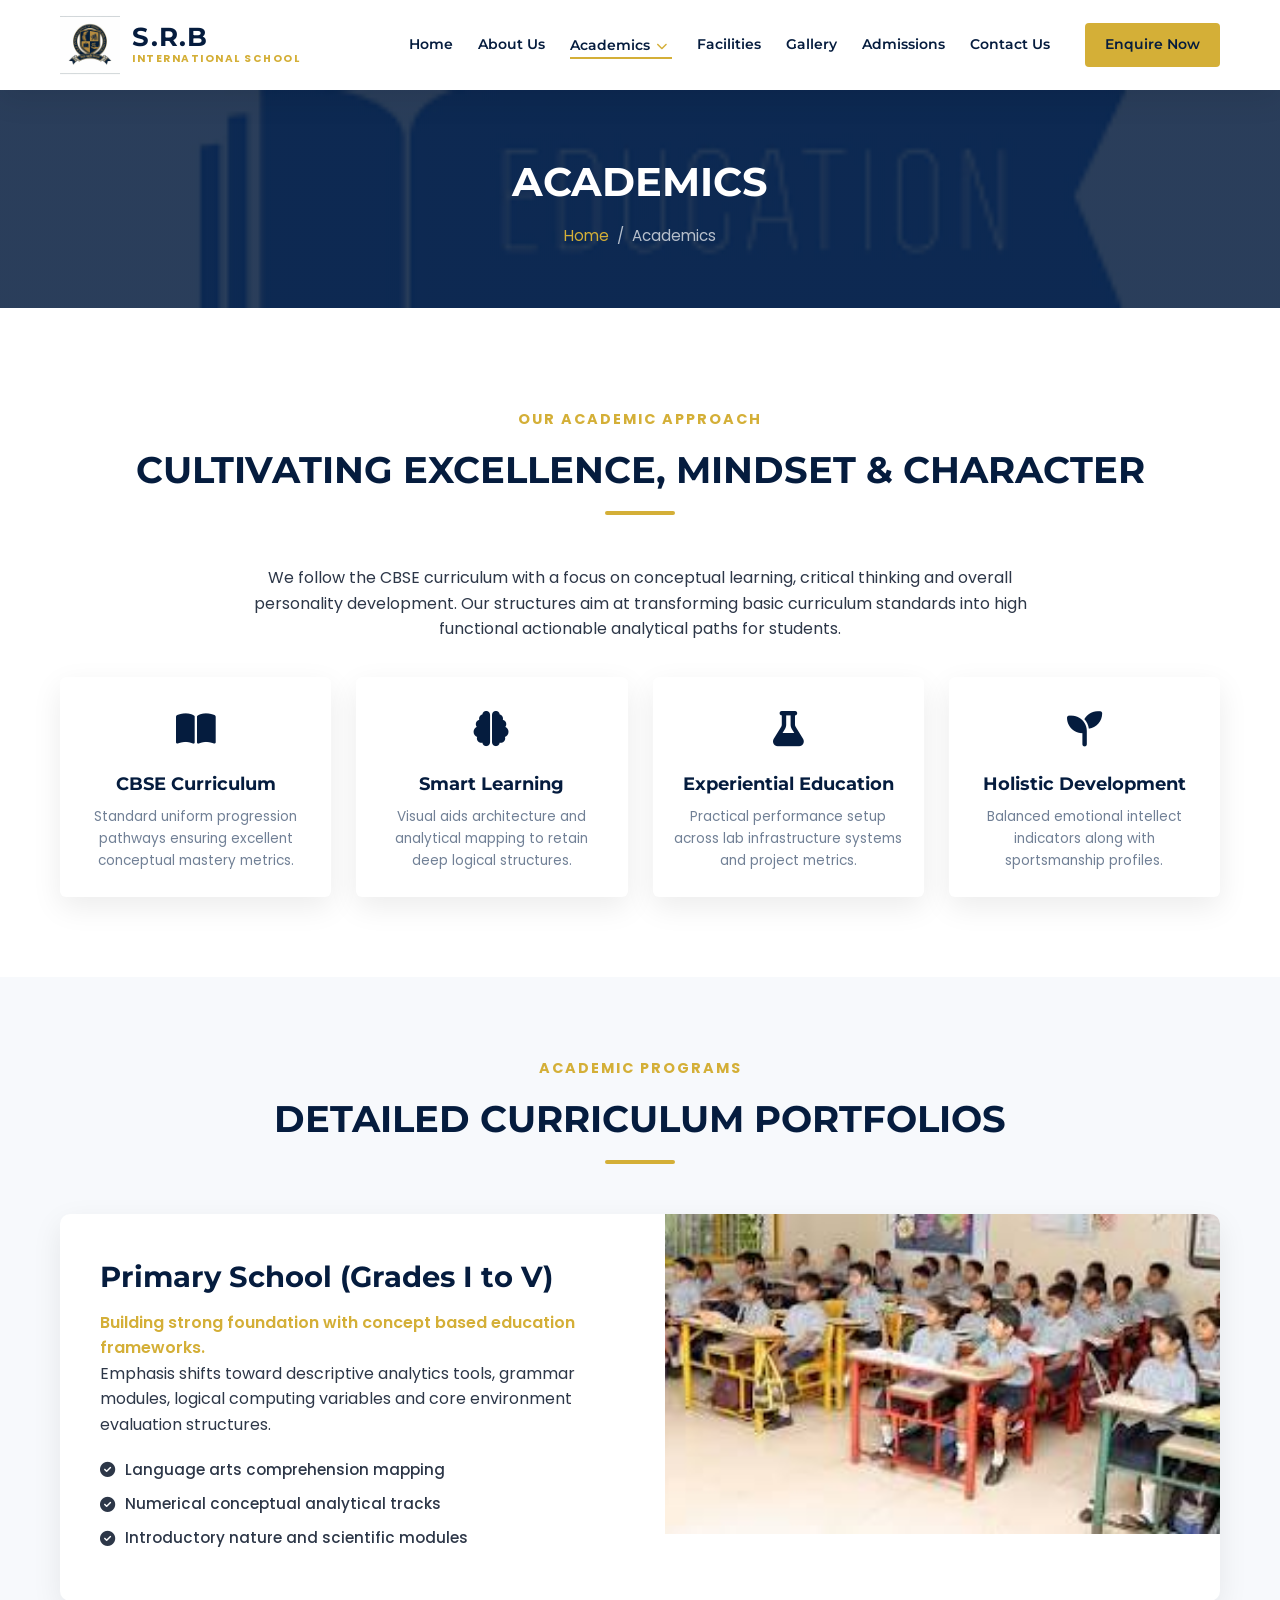
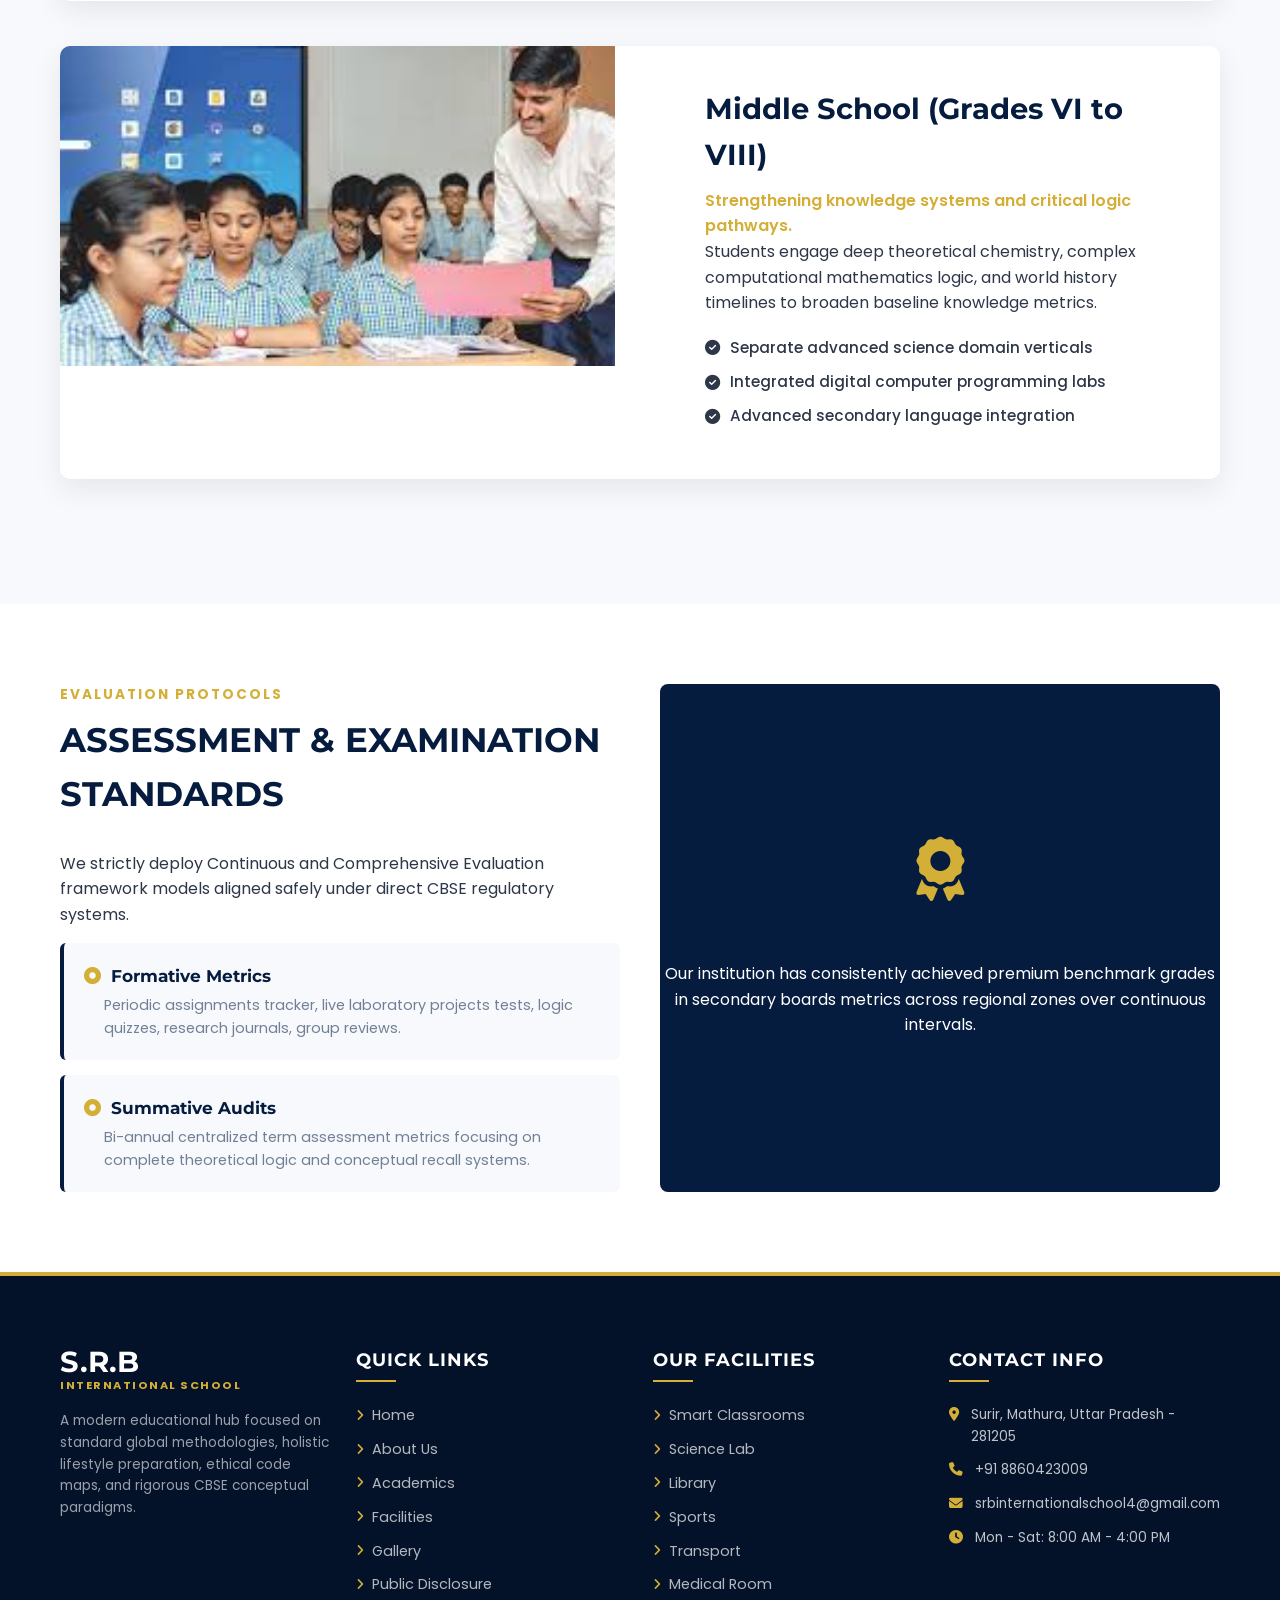
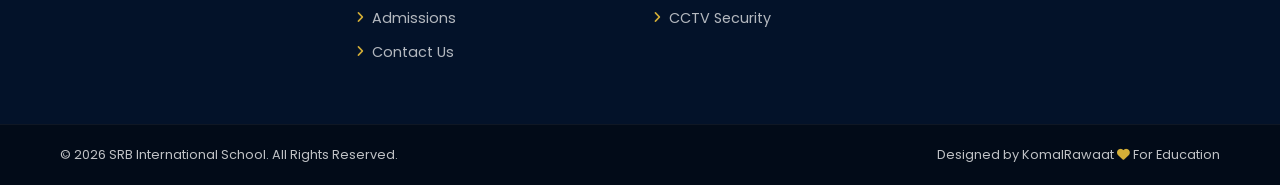
<file: academics.html>
<!DOCTYPE html>
<html lang="en">
<head>
    <meta charset="UTF-8">
    <meta name="viewport" content="width=device-width, initial-scale=1.0">
    <title>Academics | SRB International School</title>
    <link rel="stylesheet" href="assets/css/style.css">
    <link rel="stylesheet" href="https://cdnjs.cloudflare.com/ajax/libs/font-awesome/6.5.1/css/all.min.css">
</head>
<body>
<header class="main-header" style="overflow: visible !important; position: relative; z-index: 999999 !important;">
    <div class="container navbar" style="overflow: visible !important;">
        <a href="index.html" class="logo">
            <div class="logo-icon">
                <img src="assets/images/logo.jpeg" alt="SRB International School Logo">
            </div>
            <div class="logo-text">
                <h1>S.R.B</h1>
                <p>INTERNATIONAL SCHOOL</p>
            </div>
        </a>
        <nav class="nav-menu" style="overflow: visible !important; display: flex; align-items: center;">
            <a href="index.html">Home</a>
            <a href="about.html">About Us</a>

            <!-- Academics Interactive Click Dropdown (Only Public Disclosure Link For Academics Page) -->
            <div class="nav-dropdown-container" style="display: inline-block; position: relative; padding: 10px 0; overflow: visible !important;">
                <a href="javascript:void(0);" onclick="var m = document.getElementById('disclosureMenu'); m.style.display = m.style.display === 'block' ? 'none' : 'block';" class="dropdown-toggle active" style="cursor: pointer; padding-right: 5px; text-decoration: none; font-weight: 600;">
                    Academics <i class="fas fa-chevron-down" style="font-size: 0.7rem; margin-left: 2px; color: #d4af37;"></i>
                </a>
                <!-- Dropdown Engine Overlay Menu -->
                <div id="disclosureMenu" class="custom-hover-menu shadow" style="display: none; position: absolute; top: 100%; left: 0; background-color: #ffffff; min-width: 190px; border-radius: 4px; border-top: 3px solid #d4af37; z-index: 9999999 !important; padding: 5px 0; box-shadow: 0 10px 25px rgba(0,0,0,0.15); overflow: visible !important;">
                    <a href="disclosure.html" style="color: #051c3e !important; padding: 12px 18px; display: block; font-size: 0.9rem; font-weight: 600; text-decoration: none; transition: all 0.2s; white-space: nowrap; text-transform: none; border-bottom: none;" onmouseover="this.style.backgroundColor='#f7f9fc'; this.style.color='#d4af37';" onmouseout="this.style.backgroundColor='#ffffff'; this.style.color='#051c3e';">Public Disclosure</a>
                </div>
            </div>

            <a href="facilities.html">Facilities</a>
            <a href="gallery.html">Gallery</a>
            <a href="admissions.html">Admissions</a>
            <a href="contact.html">Contact Us</a>
            <a href="admissions.html" class="btn btn-gold btn-nav">Enquire Now</a>
        </nav>
        <button class="hamburger">
            <span></span>
            <span></span>
            <span></span>
        </button>
    </div>
</header>

<section class="sub-hero" style="background-image: linear-gradient(rgba(5, 28, 62, 0.85), rgba(5, 28, 62, 0.85)), url('assets/images/academics/academics-banner.png');">
    <div class="container text-center">
        <h2>ACADEMICS</h2>
        <p><a href="index.html">Home</a> &nbsp;/&nbsp; Academics</p>
    </div>
</section>

<section class="academic-overview section-padding">
    <div class="container text-center">
        <div class="section-title">
            <span>OUR ACADEMIC APPROACH</span>
            <h2>Cultivating Excellence, Mindset & Character</h2>
        </div>
        <p class="max-w-800 label-p">We follow the CBSE curriculum with a focus on conceptual learning, critical thinking and overall personality development. Our structures aim at transforming basic curriculum standards into high functional actionable analytical paths for students.</p>

        <div class="grid-4 mt-4">
            <div class="approach-item">
                <div class="approach-icon"><i class="fas fa-book-open"></i></div>
                <h3>CBSE Curriculum</h3>
                <p>Standard uniform progression pathways ensuring excellent conceptual mastery metrics.</p>
            </div>
            <div class="approach-item">
                <div class="approach-icon"><i class="fas fa-brain"></i></div>
                <h3>Smart Learning</h3>
                <p>Visual aids architecture and analytical mapping to retain deep logical structures.</p>
            </div>
            <div class="approach-item">
                <div class="approach-icon"><i class="fas fa-flask"></i></div>
                <h3>Experiential Education</h3>
                <p>Practical performance setup across lab infrastructure systems and project metrics.</p>
            </div>
            <div class="approach-item">
                <div class="approach-icon"><i class="fas fa-seedling"></i></div>
                <h3>Holistic Development</h3>
                <p>Balanced emotional intellect indicators along with sportsmanship profiles.</p>
            </div>
        </div>
    </div>
</section>

<section class="academic-levels section-padding bg-light">
    <div class="container">
        <div class="section-title text-center">
            <span>ACADEMIC PROGRAMS</span>
            <h2>Detailed Curriculum Portfolios</h2>
        </div>

        <div class="academic-level-card grid-2-wide inverse">
            <div class="level-details">
                <h3>Primary School (Grades I to V)</h3>
                <p class="gold-text bold">Building strong foundation with concept based education frameworks.</p>
                <p>Emphasis shifts toward descriptive analytics tools, grammar modules, logical computing variables and core environment evaluation structures.</p>
                <ul class="level-list">
                    <li><i class="fas fa-check-circle"></i> Language arts comprehension mapping</li>
                    <li><i class="fas fa-check-circle"></i> Numerical conceptual analytical tracks</li>
                    <li><i class="fas fa-check-circle"></i> Introductory nature and scientific modules</li>
                </ul>
            </div>
            <div class="level-img">
                <img src="assets/images/academics/primary.jpeg" alt="Primary School">
            </div>
        </div>

        <div class="academic-level-card grid-2-wide">
            <div class="level-img">
                <img src="assets/images/academics/middle-school.jpeg" alt="Middle School">
            </div>
            <div class="level-details">
                <h3>Middle School (Grades VI to VIII)</h3>
                <p class="gold-text bold">Strengthening knowledge systems and critical logic pathways.</p>
                <p>Students engage deep theoretical chemistry, complex computational mathematics logic, and world history timelines to broaden baseline knowledge metrics.</p>
                <ul class="level-list">
                    <li><i class="fas fa-check-circle"></i> Separate advanced science domain verticals</li>
                    <li><i class="fas fa-check-circle"></i> Integrated digital computer programming labs</li>
                    <li><i class="fas fa-check-circle"></i> Advanced secondary language integration</li>
                </ul>
            </div>
        </div>
    </div>
</section>

<section class="assessment-system section-padding">
    <div class="container grid-2">
        <div>
            <div class="section-title-left">
                <span>EVALUATION PROTOCOLS</span>
                <h2>Assessment & Examination Standards</h2>
            </div>
            <p>We strictly deploy Continuous and Comprehensive Evaluation framework models aligned safely under direct CBSE regulatory systems.</p>
            <div class="assessment-box">
                <h4><i class="fas fa-dot-circle gold-text"></i> Formative Metrics</h4>
                <p>Periodic assignments tracker, live laboratory projects tests, logic quizzes, research journals, group reviews.</p>
            </div>
            <div class="assessment-box">
                <h4><i class="fas fa-dot-circle gold-text"></i> Summative Audits</h4>
                <p>Bi-annual centralized term assessment metrics focusing on complete theoretical logic and conceptual recall systems.</p>
            </div>
        </div>
        <div class="assessment-illustration bg-blue text-white p-4 flex-center text-center img-rounded">
            <div>
                <i class="fas fa-award fa-4x mb-3 gold-text"></i>
                <h3>100% CBSE Results Track</h3>
                <p class="mt-2">Our institution has consistently achieved premium benchmark grades in secondary boards metrics across regional zones over continuous intervals.</p>
            </div>
        </div>
    </div>
</section>

<footer class="footer">
    <div class="container grid-4">
        <div class="footer-col">
            <div class="footer-logo">
                <h2>S.R.B</h2>
                <p>INTERNATIONAL SCHOOL</p>
            </div>
            <p class="footer-about-text">A modern educational hub focused on standard global methodologies, holistic lifestyle preparation, ethical code maps, and rigorous CBSE conceptual paradigms.</p>
        </div>
        <div class="footer-col">
            <h3>QUICK LINKS</h3>
            <ul class="footer-links">
                <li><a href="index.html">Home</a></li>
                <li><a href="about.html">About Us</a></li>
                <li><a href="academics.html">Academics</a></li>
                <li><a href="facilities.html">Facilities</a></li>
                <li><a href="gallery.html">Gallery</a></li>
                <li><a href="disclosure.html">Public Disclosure</a></li>
                <li><a href="admissions.html">Admissions</a></li>
                <li><a href="contact.html">Contact Us</a></li>
            </ul>
        </div>
        <div class="footer-col">
            <h3>OUR FACILITIES</h3>
            <ul class="footer-links">
                <li><a href="facilities.html">Smart Classrooms</a></li>
                <li><a href="facilities.html">Science Lab</a></li>
                <li><a href="facilities.html">Library</a></li>
                <li><a href="facilities.html">Sports</a></li>
                <li><a href="facilities.html">Transport</a></li>
                <li><a href="facilities.html">Medical Room</a></li>
                <li><a href="facilities.html">CCTV Security</a></li>
            </ul>
        </div>
        <div class="footer-col">
            <h3>CONTACT INFO</h3>
            <ul class="footer-contact">
                <li><i class="fas fa-map-marker-alt"></i> Surir, Mathura, Uttar Pradesh - 281205</li>
                <li><i class="fas fa-phone"></i> +91 8860423009</li>
                <li><i class="fas fa-envelope"></i> srbinternationalschool4@gmail.com</li>
                <li><i class="fas fa-clock"></i> Mon - Sat: 8:00 AM - 4:00 PM</li>
            </ul>
        </div>
    </div>
    <div class="footer-bottom">
        <div class="container footer-bottom-content">
            <p>&copy; 2026 SRB International School. All Rights Reserved.</p>
            <p>Designed by KomalRawaat <i class="fas fa-heart" style="color: #d4af37;"></i> For Education</p>
        </div>
    </div>
</footer>

<script src="assets/js/script.js"></script>
</body>
</html>
</file>
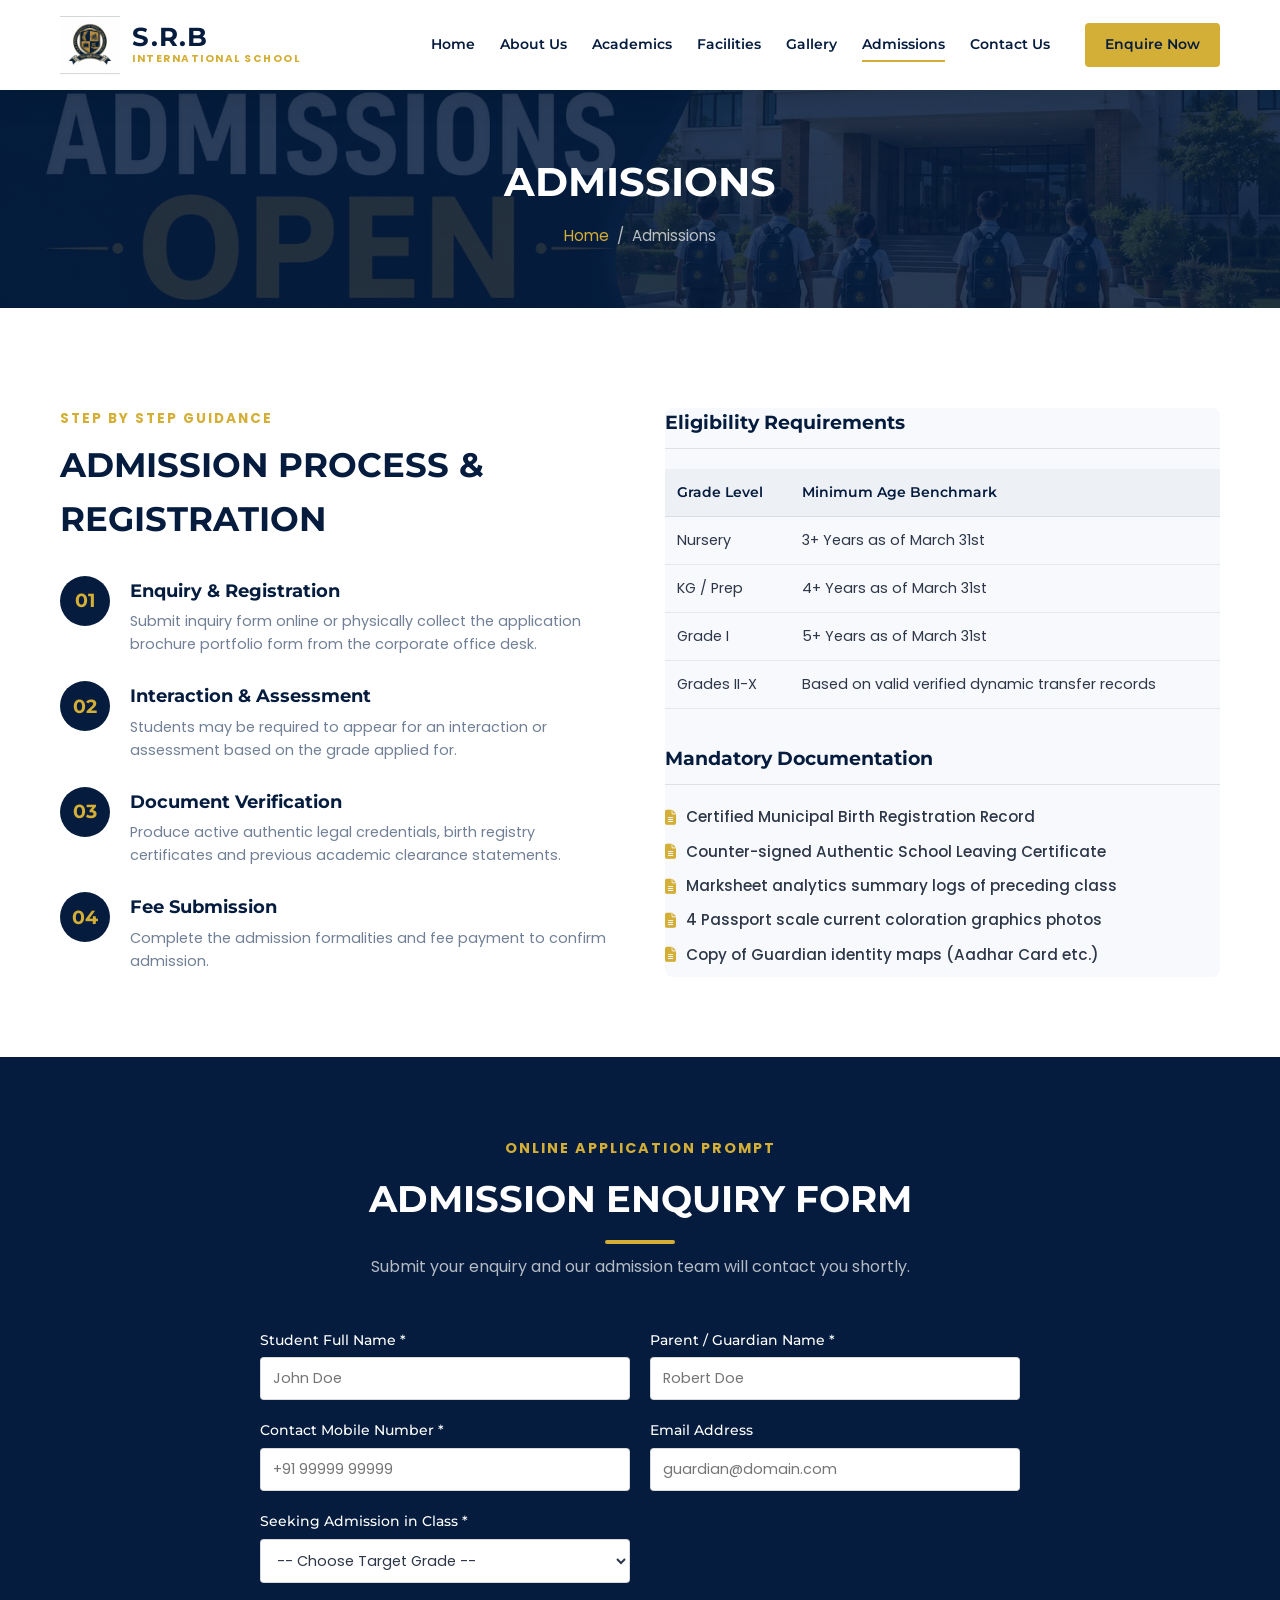
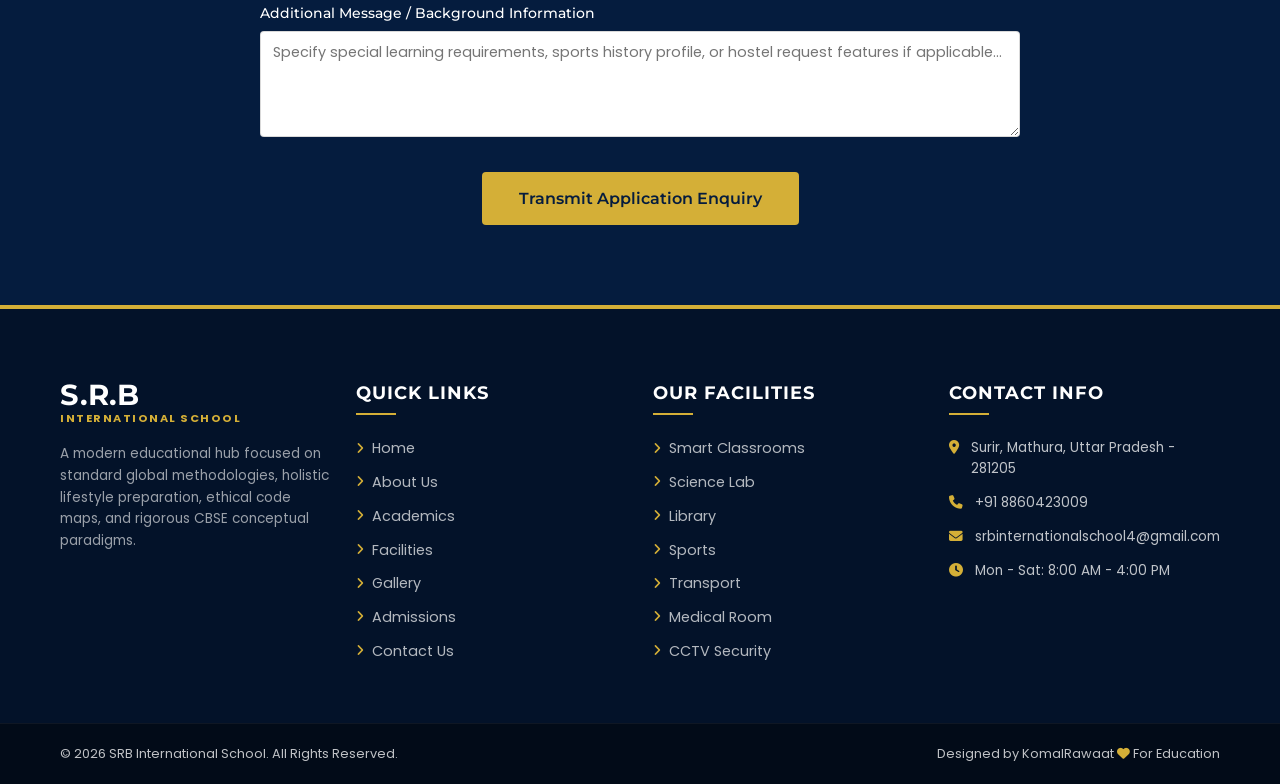
<file: admissions.html>
<!DOCTYPE html>
<html lang="en">
<head>
    <meta charset="UTF-8">
    <meta name="viewport" content="width=device-width, initial-scale=1.0">
  <title>Admissions | SRB International School</title>

    <link rel="stylesheet" href="assets/css/style.css">

    <link rel="stylesheet"
    href="https://cdnjs.cloudflare.com/ajax/libs/font-awesome/6.5.1/css/all.min.css">
</head>
<body>
<header class="main-header">
    <div class="container navbar">
        <a href="index.html" class="logo">
            		<div class="logo-icon">
    <img src="assets/images/logo.jpeg" alt="SRB International School Logo">
</div>
            <div class="logo-text">
                <h1>S.R.B</h1>
                <p>INTERNATIONAL SCHOOL</p>
            </div>
        </a>
        <nav class="nav-menu">
            <a href="index.html">Home</a>
            <a href="about.html">About Us</a>
            <a href="academics.html">Academics</a>
            <a href="facilities.html">Facilities</a>
            <a href="gallery.html">Gallery</a>
            <a href="admissions.html" class="active">Admissions</a>
            <a href="contact.html">Contact Us</a>
            <a href="admissions.html" class="btn btn-gold btn-nav">Enquire Now</a>
        </nav>
        <button class="hamburger">
            <span></span>
            <span></span>
            <span></span>
        </button>
    </div>
</header>

<section class="sub-hero" style="background-image: linear-gradient(rgba(5, 28, 62, 0.85), rgba(5, 28, 62, 0.85)), url('assets/images/admissions/admission-banner.jpeg');">
    <div class="container text-center">
        <h2>ADMISSIONS</h2>
        <p><a href="index.html">Home</a> &nbsp;/&nbsp; Admissions</p>
    </div>
</section>

<section class="admission-guidelines section-padding">
    <div class="container grid-2-wide">
        <div>
            <div class="section-title-left">
                <span>STEP BY STEP GUIDANCE</span>
                <h2>Admission Process & Registration</h2>
            </div>
            
            <div class="process-timeline">
                <div class="process-step">
                    <div class="step-num">01</div>
                    <div class="step-txt">
                        <h3>Enquiry & Registration</h3>
                        <p>Submit inquiry form online or physically collect the application brochure portfolio form from the corporate office desk.</p>
                    </div>
                </div>
                <div class="process-step">
                    <div class="step-num">02</div>
                    <div class="step-txt">
                        <h3>Interaction & Assessment</h3>
                       <p>Students may be required to appear for an interaction or assessment based on the grade applied for.</p>
                    </div>
                </div>
                <div class="process-step">
                    <div class="step-num">03</div>
                    <div class="step-txt">
                        <h3>Document Verification</h3>
                        <p>Produce active authentic legal credentials, birth registry certificates and previous academic clearance statements.</p>
                    </div>
                </div>
                <div class="process-step">
                    <div class="step-num">04</div>
                    <div class="step-txt">
                        <h3>Fee Submission</h3>
                       <p>Complete the admission formalities and fee payment to confirm admission.</p>
                    </div>
                </div>
            </div>
        </div>

        <div class="bg-light p-4 img-rounded">
            <h3 class="border-bottom pb-2 mb-3">Eligibility Requirements</h3>
            <table class="table-info">
                <tr><th>Grade Level</th><th>Minimum Age Benchmark</th></tr>
                <tr><td>Nursery</td><td>3+ Years as of March 31st</td></tr>
                <tr><td>KG / Prep</td><td>4+ Years as of March 31st</td></tr>
                <tr><td>Grade I</td><td>5+ Years as of March 31st</td></tr>
                <tr><td>Grades II-X</td><td>Based on valid verified dynamic transfer records</td></tr>
            </table>

            <h3 class="border-bottom pb-2 mb-3 mt-4">Mandatory Documentation</h3>
            <ul class="level-list">
                <li><i class="fas fa-file-alt gold-text"></i> Certified Municipal Birth Registration Record</li>
                <li><i class="fas fa-file-alt gold-text"></i> Counter-signed Authentic School Leaving Certificate</li>
                <li><i class="fas fa-file-alt gold-text"></i> Marksheet analytics summary logs of preceding class</li>
                <li><i class="fas fa-file-alt gold-text"></i> 4 Passport scale current coloration graphics photos</li>
                <li><i class="fas fa-file-alt gold-text"></i> Copy of Guardian identity maps (Aadhar Card etc.)</li>
            </ul>
        </div>
    </div>
</section>

<section class="enquiry-section section-padding bg-blue text-white">
    <div class="container max-w-800">
        <div class="section-title text-center">
            <span class="gold-text">ONLINE APPLICATION PROMPT</span>
            <h2 class="text-white">Admission Enquiry Form</h2>
            <p class="mt-2 text-white-50">
Submit your enquiry and our admission team will contact you shortly.
</p>
        </div>

        <form class="enquiry-form mt-4" id="enquiryForm">
            <div class="form-grid">
                <div class="form-group">
                    <label for="studentName">Student Full Name *</label>
                    <input type="text" id="studentName" required class="form-control" placeholder="John Doe">
                </div>
                <div class="form-group">
                    <label for="parentName">Parent / Guardian Name *</label>
                    <input type="text" id="parentName" required class="form-control" placeholder="Robert Doe">
                </div>
                <div class="form-group">
                    <label for="mobileNumber">Contact Mobile Number *</label>
                    <input type="tel" id="mobileNumber" required class="form-control" placeholder="+91 99999 99999">
                </div>
                <div class="form-group">
                    <label for="emailAdd">Email Address</label>
                    <input type="email" id="emailAdd" class="form-control" placeholder="guardian@domain.com">
                </div>
                <div class="form-group select-wrapper">
                    <label for="targetClass">Seeking Admission in Class *</label>
                    <select id="targetClass" required class="form-control">
                        <option value="">-- Choose Target Grade --</option>
                        <option value="nursery">Nursery & Pre-Primary</option>
                        <option value="primary">Primary (I-V)</option>
                        <option value="middle">Middle (VI-VIII)</option>
                        <option value="secondary">Senior Secondary (IX-XII)</option>
                    </select>
                </div>
            </div>
            <div class="form-group mt-3">
                <label for="messageNote">Additional Message / Background Information</label>
                <textarea id="messageNote" rows="4" class="form-control" placeholder="Specify special learning requirements, sports history profile, or hostel request features if applicable..."></textarea>
            </div>
            <div class="text-center mt-4">
                <button type="submit" class="btn btn-gold btn-lg">Transmit Application Enquiry</button>
            </div>
        </form>
    </div>
</section>

<footer class="footer">
    <div class="container grid-4">
        <div class="footer-col">
            <div class="footer-logo">
                <h2>S.R.B</h2>
                <p>INTERNATIONAL SCHOOL</p>
            </div>
            <p class="footer-about-text">A modern educational hub focused on standard global methodologies, holistic lifestyle preparation, ethical code maps, and rigorous CBSE conceptual paradigms.</p>
        </div>
        <div class="footer-col">
            <h3>QUICK LINKS</h3>
            <ul class="footer-links">
                <li><a href="index.html">Home</a></li>
                <li><a href="about.html">About Us</a></li>
                <li><a href="academics.html">Academics</a></li>
                <li><a href="facilities.html">Facilities</a></li>
                <li><a href="gallery.html">Gallery</a></li>
                <li><a href="admissions.html">Admissions</a></li>
                <li><a href="contact.html">Contact Us</a></li>
            </ul>
        </div>
        <div class="footer-col">
            <h3>OUR FACILITIES</h3>
            <ul class="footer-links">
                <li><a href="facilities.html">Smart Classrooms</a></li>
                <li><a href="facilities.html">Science Lab</a></li>
                <li><a href="facilities.html">Library</a></li>
                <li><a href="facilities.html">Sports</a></li>
                <li><a href="facilities.html">Transport</a></li>
                <li><a href="facilities.html">Medical Room</a></li>
                <li><a href="facilities.html">CCTV Security</a></li>
            </ul>
        </div>
        <div class="footer-col">
            <h3>CONTACT INFO</h3>
            <ul class="footer-contact">
                <li><i class="fas fa-map-marker-alt"></i> Surir, Mathura, Uttar Pradesh - 281205</li>
                <li><i class="fas fa-phone"></i> +91 8860423009</li>
                <li><i class="fas fa-envelope"></i> srbinternationalschool4@gmail.com</li>
                <li><i class="fas fa-clock"></i> Mon - Sat: 8:00 AM - 4:00 PM</li>
            </ul>
        </div>
    </div>
    <div class="footer-bottom">
        <div class="container footer-bottom-content">
            <p>&copy; 2026 SRB International School. All Rights Reserved.</p>
            <p>Designed by KomalRawaat <i class="fas fa-heart" style="color: #d4af37;"></i> For Education</p>
        </div>
    </div>
</footer>

<script src="assets/js/script.js"></script>

</body>
</html>
</file>
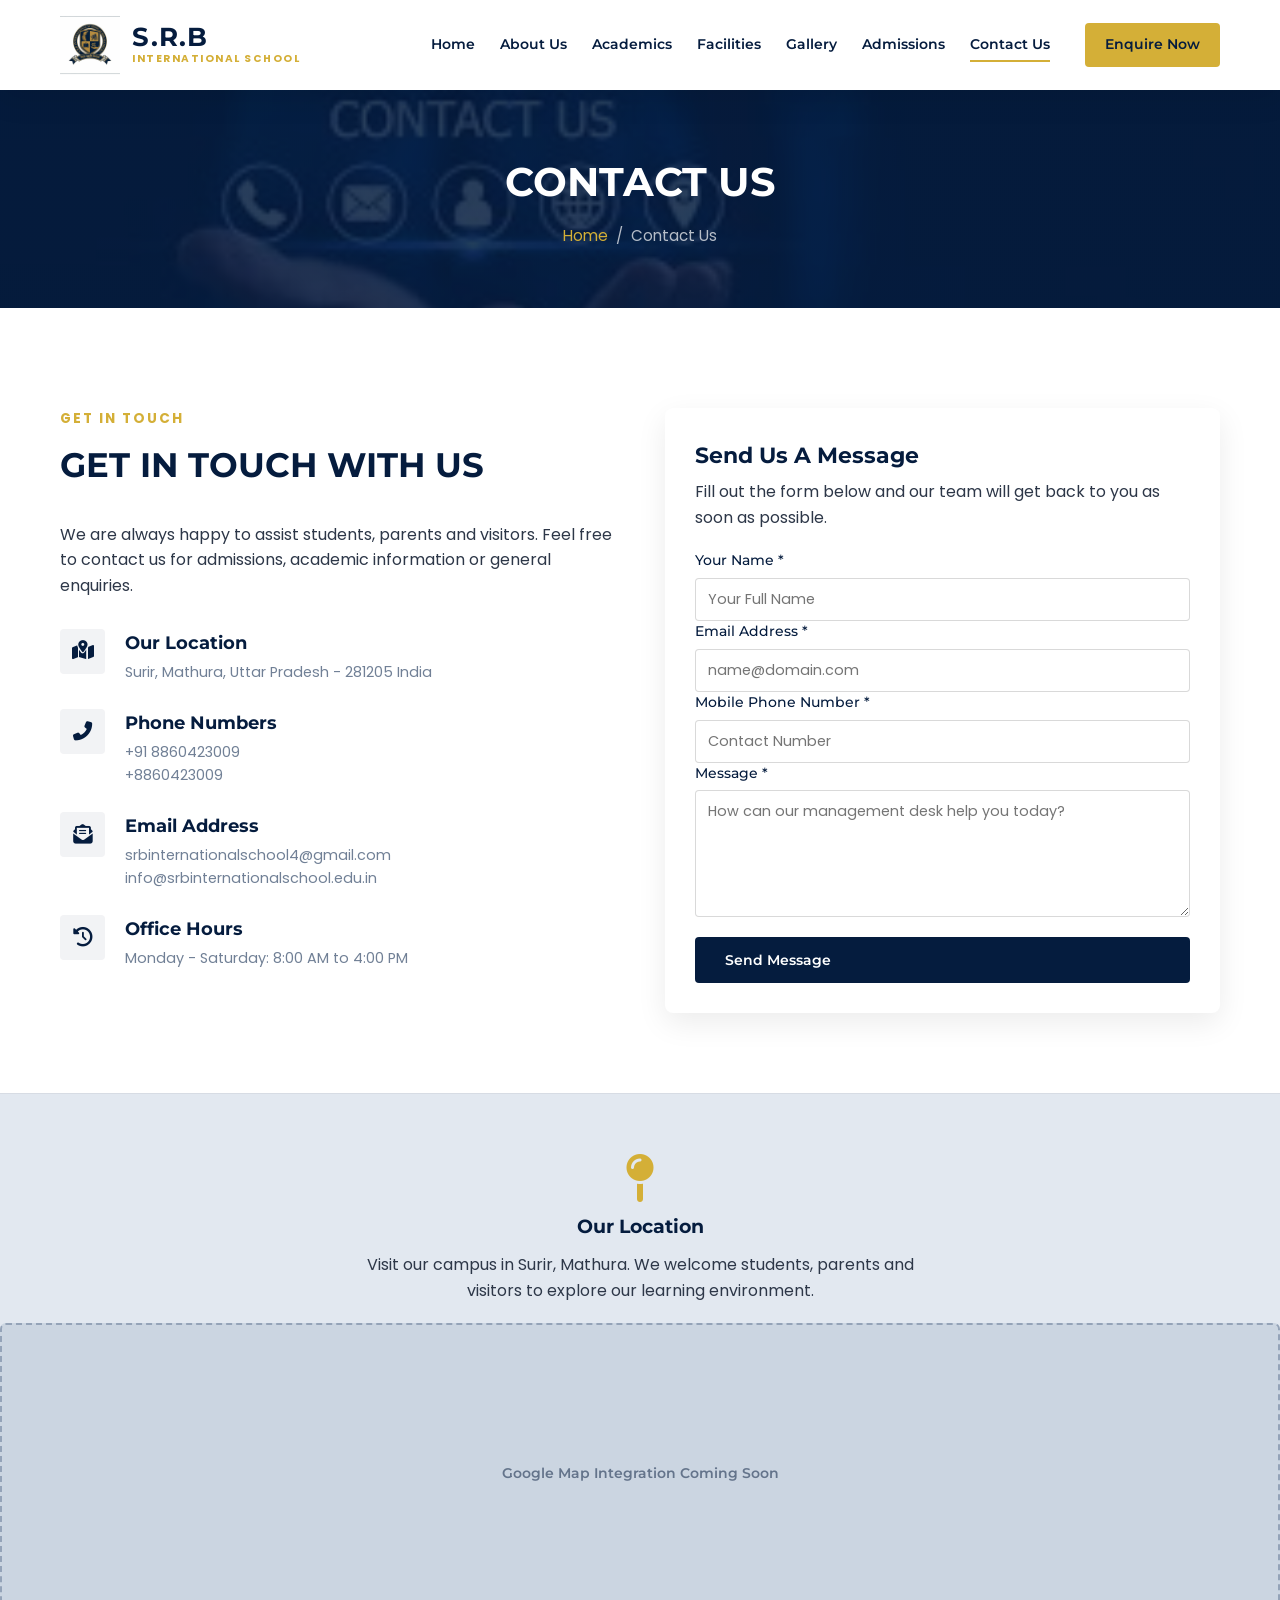
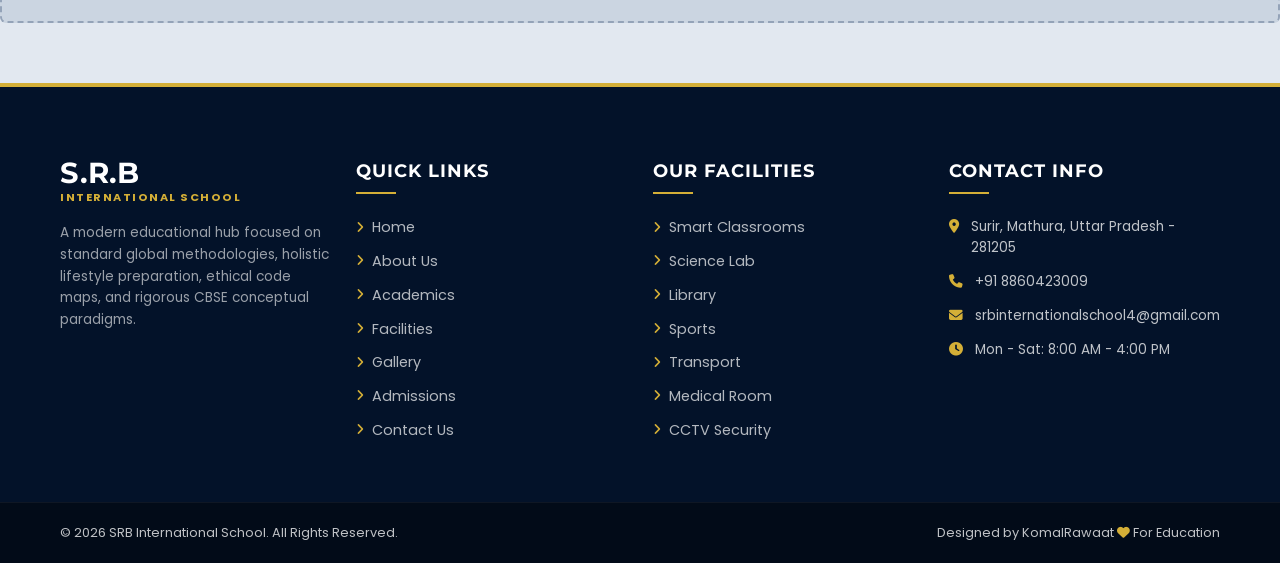
<file: contact.html>
<!DOCTYPE html>
<html lang="en">
<head>
    <meta charset="UTF-8">
    <meta name="viewport" content="width=device-width, initial-scale=1.0">
  <title>contact | SRB International School</title>

    <link rel="stylesheet" href="assets/css/style.css">

    <link rel="stylesheet"
    href="https://cdnjs.cloudflare.com/ajax/libs/font-awesome/6.5.1/css/all.min.css">
</head>
<body>
<header class="main-header">
    <div class="container navbar">
        <a href="index.html" class="logo">
            		<div class="logo-icon">
    <img src="assets/images/logo.jpeg" alt="SRB International School Logo">
</div>
            <div class="logo-text">
                <h1>S.R.B</h1>
                <p>INTERNATIONAL SCHOOL</p>
            </div>
        </a>
        <nav class="nav-menu">
            <a href="index.html">Home</a>
            <a href="about.html">About Us</a>
            <a href="academics.html">Academics</a>
            <a href="facilities.html">Facilities</a>
            <a href="gallery.html">Gallery</a>
            <a href="admissions.html">Admissions</a>
            <a href="contact.html" class="active">Contact Us</a>
            <a href="admissions.html" class="btn btn-gold btn-nav">Enquire Now</a>
        </nav>
        <button class="hamburger">
            <span></span>
            <span></span>
            <span></span>
        </button>
    </div>
</header>

<section class="sub-hero" style="background-image: linear-gradient(rgba(5, 28, 62, 0.85), rgba(5, 28, 62, 0.85)), url('assets/images/contact/contact-banner.jpg');">
    <div class="container text-center">
        <h2>CONTACT US</h2>
        <p><a href="index.html">Home</a> &nbsp;/&nbsp; Contact Us</p>
    </div>
</section>

<section class="contact-section section-padding">
    <div class="container grid-2-wide">
        
        <div>
            <div class="section-title-left">
                <span>GET IN TOUCH</span>
                <h2>Get In Touch With Us</h2>
            </div>
       <p class="mb-4">
We are always happy to assist students, parents and visitors. Feel free to contact us for admissions, academic information or general enquiries.
</p>
            
            <div class="contact-detail-item">
                <div class="cd-icon"><i class="fas fa-map-marked-alt"></i></div>
                <div>
                    	<h3>Our Location</h3>
                    <p>Surir, Mathura, Uttar Pradesh - 281205 India</p>
                </div>
            </div>

            <div class="contact-detail-item">
                <div class="cd-icon"><i class="fas fa-phone-alt"></i></div>
                <div>
                   <h3>Phone Numbers</h3>
                    <p>+91 8860423009<br>+8860423009</p>
                </div>
            </div>

            <div class="contact-detail-item">
                <div class="cd-icon"><i class="fas fa-envelope-open-text"></i></div>
                <div>
                    <h3>Email Address</h3>
                    <p>srbinternationalschool4@gmail.com<br>info@srbinternationalschool.edu.in</p>
                </div>
            </div>

            <div class="contact-detail-item">
                <div class="cd-icon"><i class="fas fa-history"></i></div>
                <div>
                    <h3>Office Hours</h3>
                    <p>Monday - Saturday: 8:00 AM to 4:00 PM</p>
                </div>
            </div>
        </div>

        <div class="contact-form-card shadow img-rounded p-4 bg-white">
            <h3>Send Us A Message</h3>
            <p class="mb-3 text-muted">
Fill out the form below and our team will get back to you as soon as possible.
</p>
            
            <form id="contactForm">
                <div class="form-group">
                    <label for="cName">Your Name *</label>
                    <input type="text" id="cName" required class="form-control" placeholder="Your Full Name">
                </div>
                <div class="form-group">
                    <label for="cEmail">Email Address *</label>
                    <input type="email" id="cEmail" required class="form-control" placeholder="name@domain.com">
                </div>
                <div class="form-group">
                    <label for="cPhone">Mobile Phone Number *</label>
                    <input type="tel" id="cPhone" required class="form-control" placeholder="Contact Number">
                </div>
                <div class="form-group">
                    <label for="cMessage">Message *</label>
                    <textarea id="cMessage" rows="5" required class="form-control" placeholder="How can our management desk help you today?"></textarea>
                </div>
               <button type="submit" class="btn btn-blue w-100 mt-3">
Send Message
</button>
            </form>
        </div>

    </div>
</section>

<section class="map-section">
    <div class="map-placeholder-box">
        <div class="text-center p-4">
            <i class="fas fa-map-pin fa-3x mb-2 gold-text"></i>
           <h3>Our Location</h3>
            <p class="max-w-600 mt-2">
Visit our campus in Surir, Mathura. We welcome students, parents and visitors to explore our learning environment.
</p>
            <div class="mock-map-view mt-3">
                <span>Google Map Integration Coming Soon</span>
            </div>
        </div>
    </div>
</section>

<footer class="footer">
    <div class="container grid-4">
        <div class="footer-col">
            <div class="footer-logo">
                <h2>S.R.B</h2>
                <p>INTERNATIONAL SCHOOL</p>
            </div>
            <p class="footer-about-text">A modern educational hub focused on standard global methodologies, holistic lifestyle preparation, ethical code maps, and rigorous CBSE conceptual paradigms.</p>
        </div>
        <div class="footer-col">
            <h3>QUICK LINKS</h3>
            <ul class="footer-links">
                <li><a href="index.html">Home</a></li>
                <li><a href="about.html">About Us</a></li>
                <li><a href="academics.html">Academics</a></li>
                <li><a href="facilities.html">Facilities</a></li>
                <li><a href="gallery.html">Gallery</a></li>
                <li><a href="admissions.html">Admissions</a></li>
                <li><a href="contact.html">Contact Us</a></li>
            </ul>
        </div>
        <div class="footer-col">
            <h3>OUR FACILITIES</h3>
            <ul class="footer-links">
                <li><a href="facilities.html">Smart Classrooms</a></li>
                <li><a href="facilities.html">Science Lab</a></li>
                <li><a href="facilities.html">Library</a></li>
                <li><a href="facilities.html">Sports</a></li>
                <li><a href="facilities.html">Transport</a></li>
                <li><a href="facilities.html">Medical Room</a></li>
                <li><a href="facilities.html">CCTV Security</a></li>
            </ul>
        </div>
        <div class="footer-col">
            <h3>CONTACT INFO</h3>
            <ul class="footer-contact">
                <li><i class="fas fa-map-marker-alt"></i> Surir, Mathura, Uttar Pradesh - 281205</li>
                <li><i class="fas fa-phone"></i> +91 8860423009</li>
                <li><i class="fas fa-envelope"></i> srbinternationalschool4@gmail.com</li>
                <li><i class="fas fa-clock"></i> Mon - Sat: 8:00 AM - 4:00 PM</li>
            </ul>
        </div>
    </div>
    <div class="footer-bottom">
        <div class="container footer-bottom-content">
            <p>&copy; 2026 SRB International School. All Rights Reserved.</p>
            <p>Designed by KomalRawaat <i class="fas fa-heart" style="color: #d4af37;"></i> For Education</p>
        </div>
    </div>
</footer>

<script src="assets/js/script.js"></script>
</body>
</html>
</file>
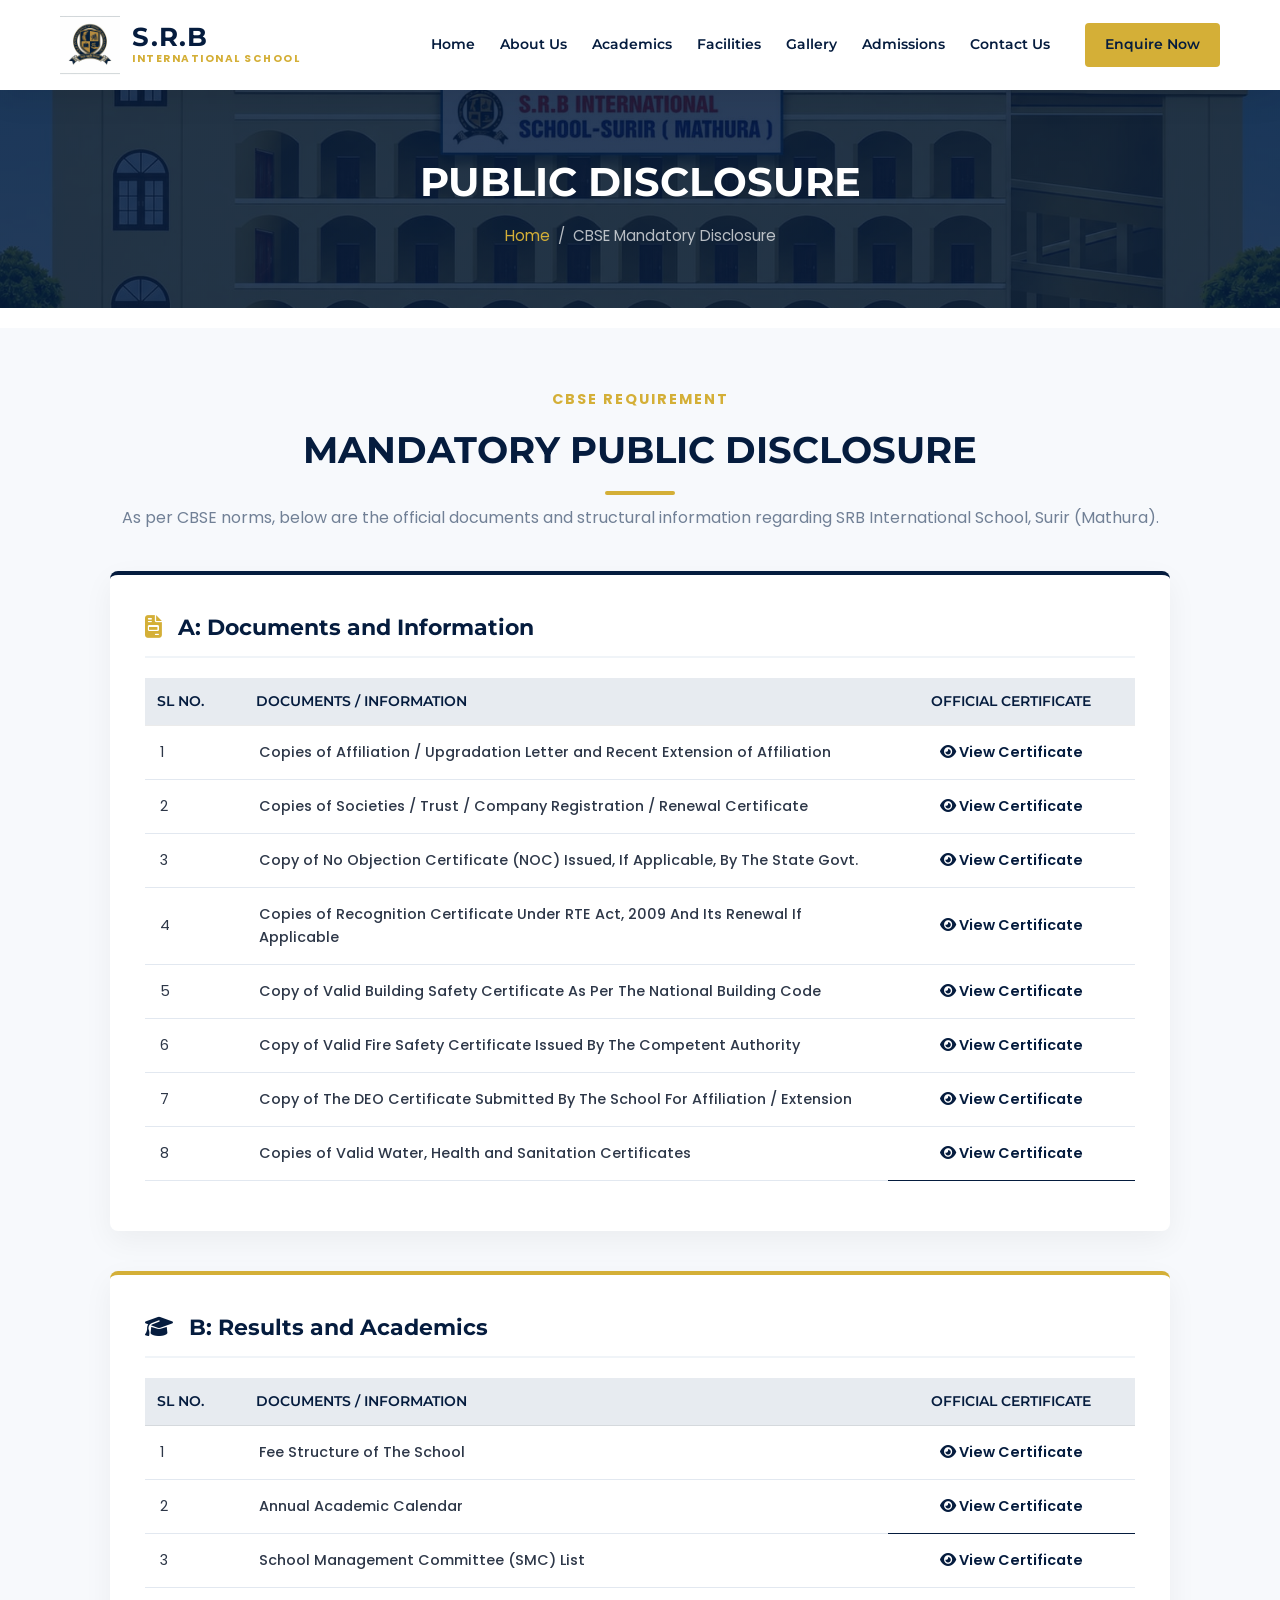
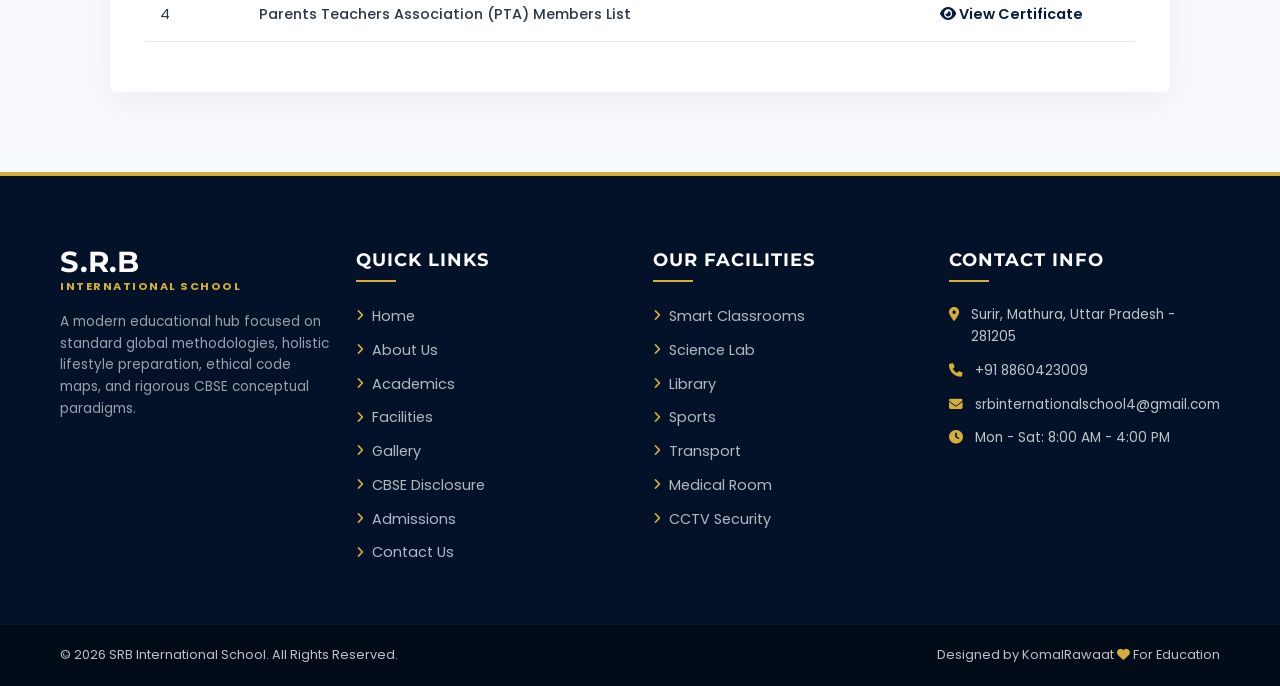
<file: disclosure.html>
<!DOCTYPE html>
<html lang="en">
<head>
    <meta charset="UTF-8">
    <meta name="viewport" content="width=device-width, initial-scale=1.0">
    <title>CBSE Mandatory Disclosure | SRB International School</title>
    <link rel="stylesheet" href="./assets/css/style.css">
    <link rel="stylesheet" href="https://cdnjs.cloudflare.com/ajax/libs/font-awesome/6.5.1/css/all.min.css">
</head>
<body>

<header class="main-header">
    <div class="container navbar">
        <a href="index.html" class="logo">
            <div class="logo-icon">
                <img src="assets/images/logo.jpeg" alt="SRB International School Logo">
            </div>
            <div class="logo-text">
                <h1>S.R.B</h1>
                <p>INTERNATIONAL SCHOOL</p>
            </div>
        </a>
        <nav class="nav-menu" style="display: flex; align-items: center;">
            <a href="index.html">Home</a>
            <a href="about.html">About Us</a>

            <!-- Academics: Direct link without dropdown on disclosure page -->
            <a href="academics.html">Academics</a>

            <a href="facilities.html">Facilities</a>
            <a href="gallery.html">Gallery</a>
            <a href="admissions.html">Admissions</a>
            <a href="contact.html">Contact Us</a>
            <a href="admissions.html" class="btn btn-gold btn-nav">Enquire Now</a>
        </nav>
        <button class="hamburger">
            <span></span>
            <span></span>
            <span></span>
        </button>
    </div>
</header>

<section class="sub-hero" style="background-image: linear-gradient(rgba(5, 28, 62, 0.85), rgba(5, 28, 62, 0.85)), url('assets/images/campus/school-building.jpg');">
    <div class="container text-center">
        <h2>PUBLIC DISCLOSURE</h2>
        <p><a href="index.html">Home</a> &nbsp;/&nbsp; CBSE Mandatory Disclosure</p>
    </div>
</section>

<!-- CBSE Mandatory Public Disclosure Data Section -->
<section class="disclosure-section section-padding" style="background-color: #f7f9fc; padding: 60px 0;">
    <div class="container" style="max-width: 1100px; margin: 0 auto; padding: 0 20px;">

        <div class="section-title text-center" style="margin-bottom: 40px; text-align: center;">
            <span style="color: #d4af37; font-size: 0.9rem; font-weight: 700; letter-spacing: 2px; text-transform: uppercase; display: block; margin-bottom: 10px;">CBSE REQUIREMENT</span>
            <h2 style="font-size: 2.3rem; font-family: 'Montserrat', sans-serif; color: #051c3e; font-weight: 700; text-transform: uppercase; margin: 0;">Mandatory Public Disclosure</h2>
            <p style="color: #718096; font-size: 1rem; margin-top: 10px;">As per CBSE norms, below are the official documents and structural information regarding SRB International School, Surir (Mathura).</p>
        </div>

        <!-- Category A: Documents and Information -->
        <div class="disclosure-card bg-white shadow" style="background-color: #ffffff; padding: 35px; border-radius: 8px; box-shadow: 0 10px 30px rgba(0,0,0,0.05); border-top: 4px solid #051c3e; margin-bottom: 40px; width: 100%; box-sizing: border-box;">
            <h3 style="font-size: 1.4rem; color: #051c3e; font-family: 'Montserrat', sans-serif; font-weight: 700; margin-bottom: 20px; border-bottom: 2px solid #f0f4f8; padding-bottom: 10px;"><i class="fas fa-file-invoice" style="color: #d4af37; margin-right: 10px;"></i> A: Documents and Information</h3>

            <table class="table-info" style="width: 100%; border-collapse: collapse; font-family: 'Poppins', sans-serif;">
                <thead>
                <tr style="background-color: #f0f4f8;">
                    <th style="padding: 12px; text-align: left; font-weight: 600; color: #051c3e; width: 10%;">SL NO.</th>
                    <th style="padding: 12px; text-align: left; font-weight: 600; color: #051c3e; width: 65%;">DOCUMENTS / INFORMATION</th>
                    <th style="padding: 12px; text-align: center; font-weight: 600; color: #051c3e; width: 25%;">OFFICIAL CERTIFICATE</th>
                </tr>
                </thead>
                <tbody>
                <tr>
                    <td style="padding: 15px; border-bottom: 1px solid #e2e8f0;">1</td>
                    <td style="padding: 15px; border-bottom: 1px solid #e2e8f0; font-weight: 500;">Copies of Affiliation / Upgradation Letter and Recent Extension of Affiliation</td>
                    <td style="padding: 15px; border-bottom: 1px solid #e2e8f0; text-align: center;"><a href="./assets/docs/affiliation_letter.pdf" target="_blank" style="color: #051c3e; font-weight: 600; text-decoration: none;"><i class="fas fa-eye"></i> View Certificate</a></td>
                </tr>
                <tr>
                    <td style="padding: 15px; border-bottom: 1px solid #e2e8f0;">2</td>
                    <td style="padding: 15px; border-bottom: 1px solid #e2e8f0; font-weight: 500;">Copies of Societies / Trust / Company Registration / Renewal Certificate</td>
                    <td style="padding: 15px; border-bottom: 1px solid #e2e8f0; text-align: center;"><a href="./assets/docs/trust_certificate.pdf" target="_blank" style="color: #051c3e; font-weight: 600; text-decoration: none;"><i class="fas fa-eye"></i> View Certificate</a></td>
                </tr>
                <tr>
                    <td style="padding: 15px; border-bottom: 1px solid #e2e8f0;">3</td>
                    <td style="padding: 15px; border-bottom: 1px solid #e2e8f0; font-weight: 500;">Copy of No Objection Certificate (NOC) Issued, If Applicable, By The State Govt.</td>
                    <td style="padding: 15px; border-bottom: 1px solid #e2e8f0; text-align: center;"><a href="./assets/docs/noc_certificate.pdf" target="_blank" style="color: #051c3e; font-weight: 600; text-decoration: none;"><i class="fas fa-eye"></i> View Certificate</a></td>
                </tr>
                <tr>
                    <td style="padding: 15px; border-bottom: 1px solid #e2e8f0;">4</td>
                    <td style="padding: 15px; border-bottom: 1px solid #e2e8f0; font-weight: 500;">Copies of Recognition Certificate Under RTE Act, 2009 And Its Renewal If Applicable</td>
                    <td style="padding: 15px; border-bottom: 1px solid #e2e8f0; text-align: center;"><a href="./assets/docs/recognition_certificate.pdf" target="_blank" style="color: #051c3e; font-weight: 600; text-decoration: none;"><i class="fas fa-eye"></i> View Certificate</a></td>
                </tr>
                <tr>
                    <td style="padding: 15px; border-bottom: 1px solid #e2e8f0;">5</td>
                    <td style="padding: 15px; border-bottom: 1px solid #e2e8f0; font-weight: 500;">Copy of Valid Building Safety Certificate As Per The National Building Code</td>
                    <td style="padding: 15px; border-bottom: 1px solid #e2e8f0; text-align: center;"><a href="./assets/docs/building_safety.pdf" target="_blank" style="color: #051c3e; font-weight: 600; text-decoration: none;"><i class="fas fa-eye"></i> View Certificate</a></td>
                </tr>
                <tr>
                    <td style="padding: 15px; border-bottom: 1px solid #e2e8f0;">6</td>
                    <td style="padding: 15px; border-bottom: 1px solid #e2e8f0; font-weight: 500;">Copy of Valid Fire Safety Certificate Issued By The Competent Authority</td>
                    <td style="padding: 15px; border-bottom: 1px solid #e2e8f0; text-align: center;"><a href="./assets/docs/fire_safety.pdf" target="_blank" style="color: #051c3e; font-weight: 600; text-decoration: none;"><i class="fas fa-eye"></i> View Certificate</a></td>
                </tr>
                <tr>
                    <td style="padding: 15px; border-bottom: 1px solid #e2e8f0;">7</td>
                    <td style="padding: 15px; border-bottom: 1px solid #e2e8f0; font-weight: 500;">Copy of The DEO Certificate Submitted By The School For Affiliation / Extension</td>
                    <td style="padding: 15px; border-bottom: 1px solid #e2e8f0; text-align: center;"><a href="./assets/docs/deo_certificate.pdf" target="_blank" style="color: #051c3e; font-weight: 600; text-decoration: none;"><i class="fas fa-eye"></i> View Certificate</a></td>
                </tr>
                <tr>
                    <td style="padding: 15px; border-bottom: 1px solid #e2e8f0;">8</td>
                    <td style="padding: 15px; border-bottom: 1px solid #e2e8f0; font-weight: 500;">Copies of Valid Water, Health and Sanitation Certificates</td>
                    <td style="padding: 15px; border-bottom: 1px solid #051c3e; text-align: center;"><a href="./assets/docs/water_sanitation_health.pdf" target="_blank" style="color: #051c3e; font-weight: 600; text-decoration: none;"><i class="fas fa-eye"></i> View Certificate</a></td>
                </tr>
                </tbody>
            </table>
        </div>

        <!-- Category B: Results and Academics -->
        <div class="disclosure-card bg-white shadow" style="background-color: #ffffff; padding: 35px; border-radius: 8px; box-shadow: 0 10px 30px rgba(0,0,0,0.05); border-top: 4px solid #d4af37; margin-bottom: 20px; width: 100%; box-sizing: border-box;">
            <h3 style="font-size: 1.4rem; color: #051c3e; font-family: 'Montserrat', sans-serif; font-weight: 700; margin-bottom: 20px; border-bottom: 2px solid #f0f4f8; padding-bottom: 10px;"><i class="fas fa-graduation-cap" style="color: #051c3e; margin-right: 10px;"></i> B: Results and Academics</h3>

            <table class="table-info" style="width: 100%; border-collapse: collapse; font-family: 'Poppins', sans-serif;">
                <thead>
                <tr style="background-color: #f0f4f8;">
                    <th style="padding: 12px; text-align: left; font-weight: 600; color: #051c3e; width: 10%;">SL NO.</th>
                    <th style="padding: 12px; text-align: left; font-weight: 600; color: #051c3e; width: 65%;">DOCUMENTS / INFORMATION</th>
                    <th style="padding: 12px; text-align: center; font-weight: 600; color: #051c3e; width: 25%;">OFFICIAL CERTIFICATE</th>
                </tr>
                </thead>
                <tbody>
                <tr>
                    <td style="padding: 15px; border-bottom: 1px solid #e2e8f0;">1</td>
                    <td style="padding: 15px; border-bottom: 1px solid #e2e8f0; font-weight: 500;">Fee Structure of The School</td>
                    <td style="padding: 15px; border-bottom: 1px solid #e2e8f0; text-align: center;"><a href="./assets/docs/fee_structure.pdf" target="_blank" style="color: #051c3e; font-weight: 600; text-decoration: none;"><i class="fas fa-eye"></i> View Certificate</a></td>
                </tr>
                <tr>
                    <td style="padding: 15px; border-bottom: 1px solid #e2e8f0;">2</td>
                    <td style="padding: 15px; border-bottom: 1px solid #e2e8f0; font-weight: 500;">Annual Academic Calendar</td>
                    <td style="padding: 15px; border-bottom: 1px solid #051c3e; text-align: center;"><a href="./assets/docs/academic_calendar.pdf" target="_blank" style="color: #051c3e; font-weight: 600; text-decoration: none;"><i class="fas fa-eye"></i> View Certificate</a></td>
                </tr>
                <tr>
                    <td style="padding: 15px; border-bottom: 1px solid #e2e8f0;">3</td>
                    <td style="padding: 15px; border-bottom: 1px solid #e2e8f0; font-weight: 500;">School Management Committee (SMC) List</td>
                    <td style="padding: 15px; border-bottom: 1px solid #e2e8f0; text-align: center;"><a href="./assets/docs/smc_list.pdf" target="_blank" style="color: #051c3e; font-weight: 600; text-decoration: none;"><i class="fas fa-eye"></i> View Certificate</a></td>
                </tr>
                <tr>
                    <td style="padding: 15px; border-bottom: 1px solid #e2e8f0;">4</td>
                    <td style="padding: 15px; border-bottom: 1px solid #e2e8f0; font-weight: 500;">Parents Teachers Association (PTA) Members List</td>
                    <td style="padding: 15px; border-bottom: 1px solid #e2e8f0; text-align: center;"><a href="./assets/docs/pta_members.pdf" target="_blank" style="color: #051c3e; font-weight: 600; text-decoration: none;"><i class="fas fa-eye"></i> View Certificate</a></td>
                </tr>
                </tbody>
            </table>
        </div>

    </div>
</section>

<footer class="footer">
    <div class="container grid-4">
        <div class="footer-col">
            <div class="footer-logo">
                <h2>S.R.B</h2>
                <p>INTERNATIONAL SCHOOL</p>
            </div>
            <p class="footer-about-text">A modern educational hub focused on standard global methodologies, holistic lifestyle preparation, ethical code maps, and rigorous CBSE conceptual paradigms.</p>
        </div>
        <div class="footer-col">
            <h3>QUICK LINKS</h3>
            <ul class="footer-links">
                <li><a href="index.html">Home</a></li>
                <li><a href="about.html">About Us</a></li>
                <li><a href="academics.html">Academics</a></li>
                <li><a href="facilities.html">Facilities</a></li>
                <li><a href="gallery.html">Gallery</a></li>
                <li><a href="disclosure.html">CBSE Disclosure</a></li>
                <li><a href="admissions.html">Admissions</a></li>
                <li><a href="contact.html">Contact Us</a></li>
            </ul>
        </div>
        <div class="footer-col">
            <h3>OUR FACILITIES</h3>
            <ul class="footer-links">
                <li><a href="facilities.html">Smart Classrooms</a></li>
                <li><a href="facilities.html">Science Lab</a></li>
                <li><a href="facilities.html">Library</a></li>
                <li><a href="facilities.html">Sports</a></li>
                <li><a href="facilities.html">Transport</a></li>
                <li><a href="facilities.html">Medical Room</a></li>
                <li><a href="facilities.html">CCTV Security</a></li>
            </ul>
        </div>
        <div class="footer-col">
            <h3>CONTACT INFO</h3>
            <ul class="footer-contact">
                <li><i class="fas fa-map-marker-alt"></i> Surir, Mathura, Uttar Pradesh - 281205</li>
                <li><i class="fas fa-phone"></i> +91 8860423009</li>
                <li><i class="fas fa-envelope"></i> srbinternationalschool4@gmail.com</li>
                <li><i class="fas fa-clock"></i> Mon - Sat: 8:00 AM - 4:00 PM</li>
            </ul>
        </div>
    </div>
    <div class="footer-bottom">
        <div class="container footer-bottom-content">
            <p>&copy; 2026 SRB International School. All Rights Reserved.</p>
            <p>Designed by KomalRawaat <i class="fas fa-heart" style="color: #d4af37;"></i> For Education</p>
        </div>
    </div>
</footer>

<script src="assets/js/script.js"></script>
</body>
</html>
</file>
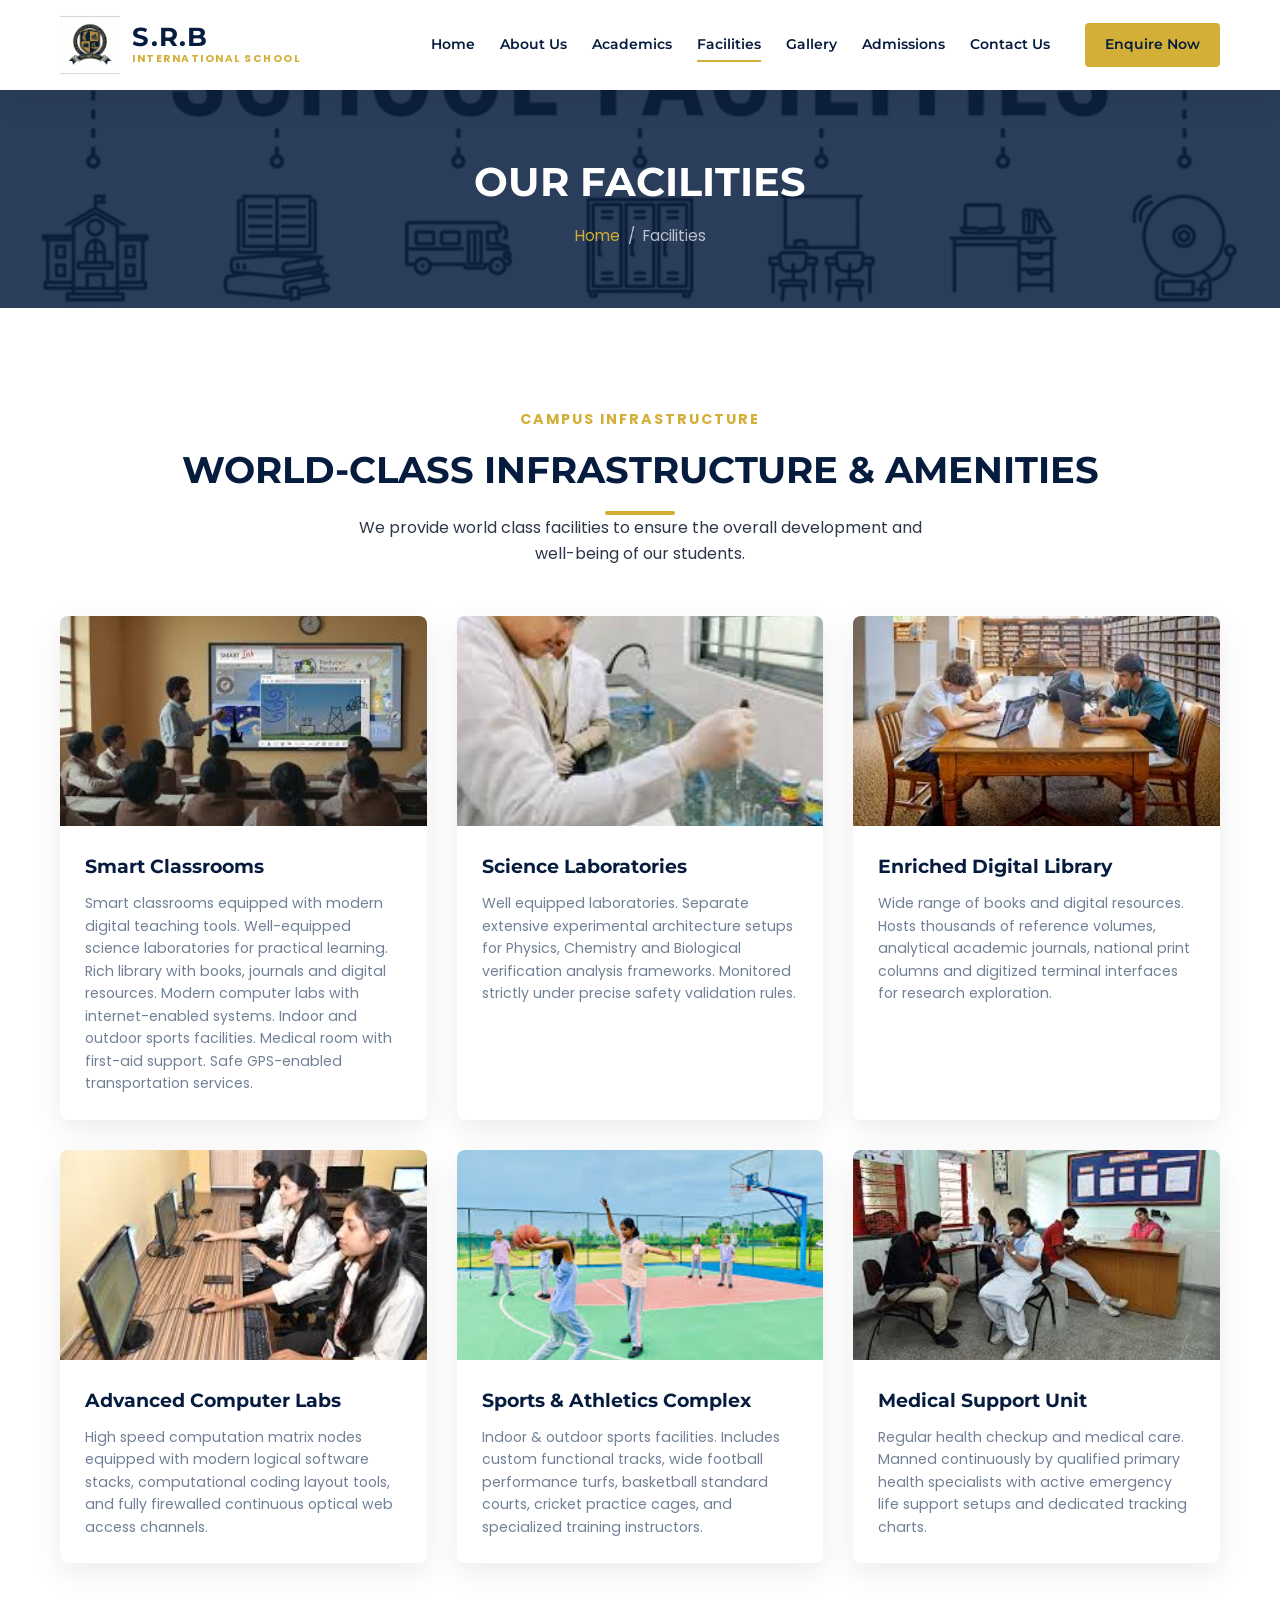
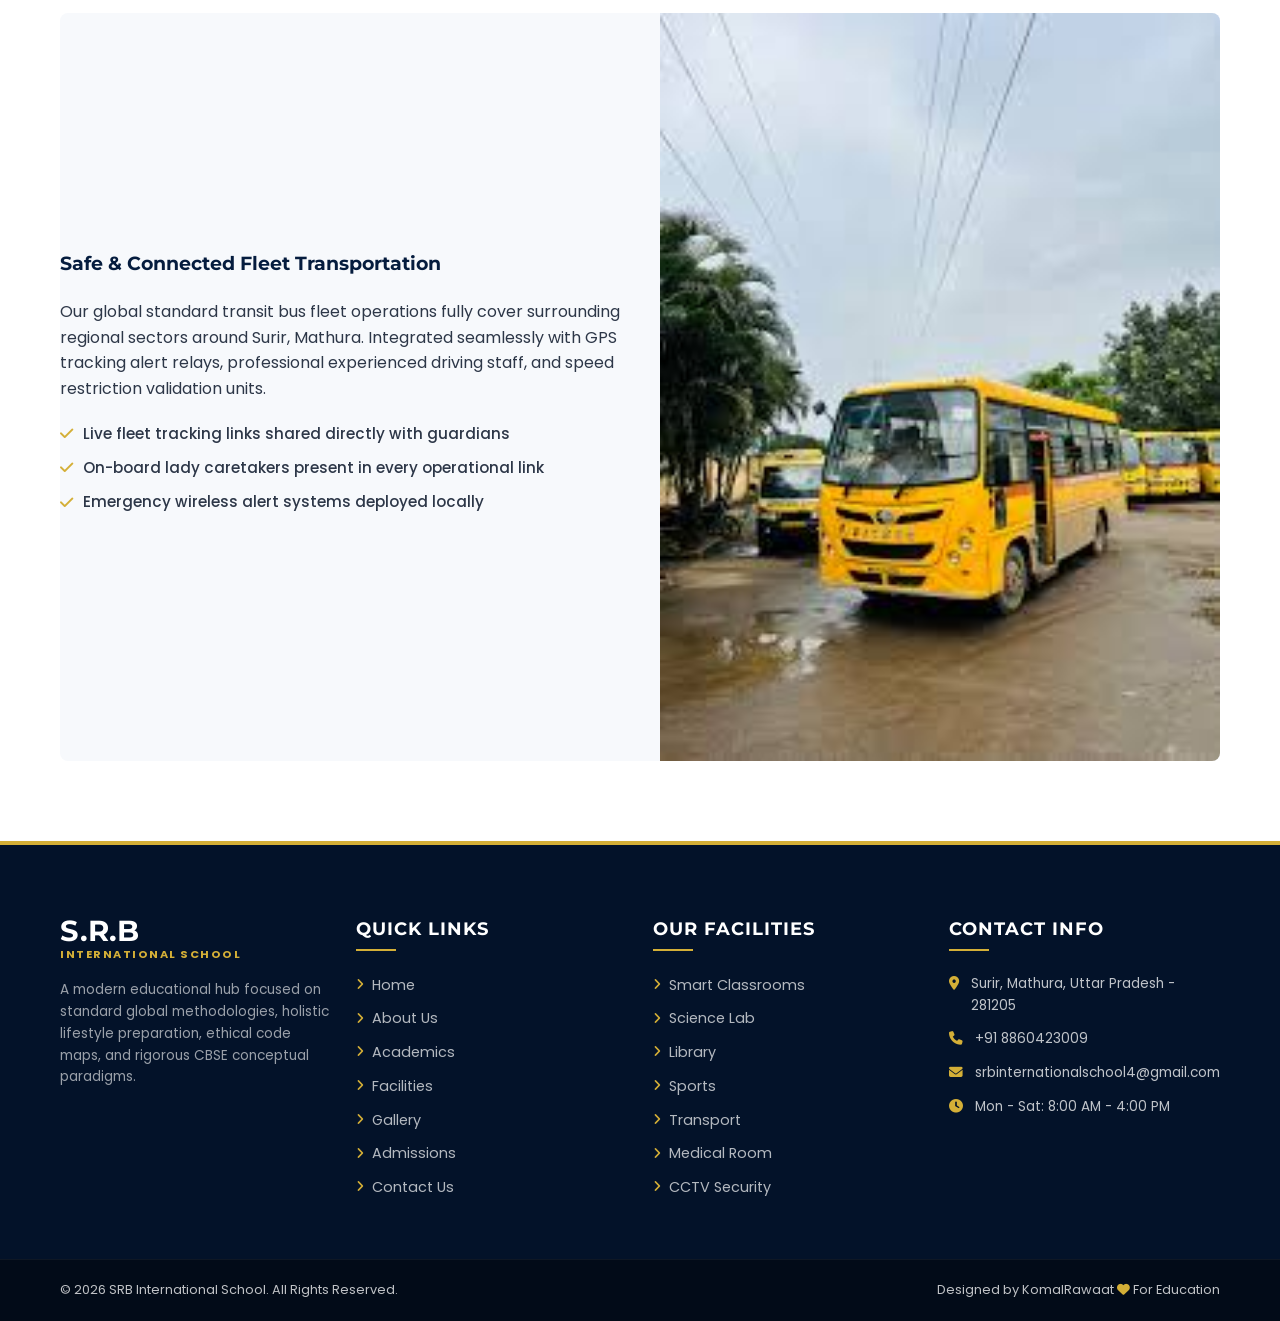
<file: facilities.html>
<!DOCTYPE html>
<html lang="en">
<head>
    <meta charset="UTF-8">
    <meta name="viewport" content="width=device-width, initial-scale=1.0">
    <title>Facilities | SRB International School</title>

    <link rel="stylesheet" href="assets/css/style.css">

    <link rel="stylesheet"
    href="https://cdnjs.cloudflare.com/ajax/libs/font-awesome/6.5.1/css/all.min.css">
</head>
<body>
<header class="main-header">
    <div class="container navbar">
        <a href="index.html" class="logo">
            		<div class="logo-icon">
    <img src="assets/images/logo.jpeg" alt="SRB International School Logo">
</div>
            <div class="logo-text">
                <h1>S.R.B</h1>
                <p>INTERNATIONAL SCHOOL</p>
            </div>
        </a>
        <nav class="nav-menu">
            <a href="index.html">Home</a>
            <a href="about.html">About Us</a>
            <a href="academics.html">Academics</a>
            <a href="facilities.html" class="active">Facilities</a>
            <a href="gallery.html">Gallery</a>
            <a href="admissions.html">Admissions</a>
            <a href="contact.html">Contact Us</a>
            <a href="admissions.html" class="btn btn-gold btn-nav">Enquire Now</a>
        </nav>
        <button class="hamburger">
            <span></span>
            <span></span>
            <span></span>
        </button>
    </div>
</header>

<section class="sub-hero" style="background-image: linear-gradient(rgba(5, 28, 62, 0.85), rgba(5, 28, 62, 0.85)), url('assets/images/facilities/facilities-banner.webp');">
    <div class="container text-center">
        <h2>OUR FACILITIES</h2>
        <p><a href="index.html">Home</a> &nbsp;/&nbsp; Facilities</p>
    </div>
</section>

<section class="facilities-showcase section-padding">
    <div class="container">
        <div class="section-title text-center">
            <span>CAMPUS INFRASTRUCTURE</span>
            <h2>World-Class Infrastructure & Amenities</h2>
            <p class="max-w-600">We provide world class facilities to ensure the overall development and well-being of our students.</p>
        </div>

        <div class="grid-3">
            <div class="facility-card-detailed">
                <div class="fac-img">
                      <img src="assets/images/facilities/smart-classroom.jpg" alt="Smart Classroom">
                </div>
                <div class="fac-content">
                    <h3>Smart Classrooms</h3>
                    <p>Smart classrooms equipped with modern digital teaching tools. Well-equipped science laboratories for practical learning. Rich library with books, journals and digital resources. Modern computer labs with internet-enabled systems. Indoor and outdoor sports facilities. Medical room with first-aid support. Safe GPS-enabled transportation services.</p>
                </div>
            </div>

            <div class="facility-card-detailed">
                <div class="fac-img">
                    <img src="assets/images/facilities/science-lab.jpg" alt="Science Lab">
                </div> 
                <div class="fac-content">
                    <h3>Science Laboratories</h3>
                    <p>Well equipped laboratories. Separate extensive experimental architecture setups for Physics, Chemistry and Biological verification analysis frameworks. Monitored strictly under precise safety validation rules.</p>
                </div>
            </div>

            <div class="facility-card-detailed">
                <div class="fac-img">
                   <img src="assets/images/facilities/library.jpg" alt="Library">
                </div>
                <div class="fac-content">
                    <h3>Enriched Digital Library</h3>
                    <p>Wide range of books and digital resources. Hosts thousands of reference volumes, analytical academic journals, national print columns and digitized terminal interfaces for research exploration.</p>
                </div>
            </div>

            <div class="facility-card-detailed">
                <div class="fac-img">
                    <img src="assets/images/facilities/computer-lab.jpg" alt="Computer Lab">
                </div>
                <div class="fac-content">
                    <h3>Advanced Computer Labs</h3>
                    <p>High speed computation matrix nodes equipped with modern logical software stacks, computational coding layout tools, and fully firewalled continuous optical web access channels.</p>
                </div>
            </div>

            <div class="facility-card-detailed">
                <div class="fac-img">
                    <img src="assets/images/facilities/sports.jpg" alt="Sports Complex">
                </div>
                <div class="fac-content">
                    <h3>Sports & Athletics Complex</h3>
                    <p>Indoor & outdoor sports facilities. Includes custom functional tracks, wide football performance turfs, basketball standard courts, cricket practice cages, and specialized training instructors.</p>
                </div>
            </div>

            <div class="facility-card-detailed">
                <div class="fac-img">
                    <img src="assets/images/facilities/medical-room.jpg" alt="Medical Room">
                </div>
                <div class="fac-content">
                    <h3>Medical Support Unit</h3>
                    <p>Regular health checkup and medical care. Manned continuously by qualified primary health specialists with active emergency life support setups and dedicated tracking charts.</p>
                </div>
            </div>
        </div>

        <div class="transportation-highlight grid-2 bg-light mt-5 img-rounded overflow-hidden">
            <div class="p-5 flex-center">
                <div>
                    <h3>Safe & Connected Fleet Transportation</h3>
                    <p class="mt-3">Our global standard transit bus fleet operations fully cover surrounding regional sectors around Surir, Mathura. Integrated seamlessly with GPS tracking alert relays, professional experienced driving staff, and speed restriction validation units.</p>
                    <ul class="level-list mt-3">
                        <li><i class="fas fa-check gold-text"></i> Live fleet tracking links shared directly with guardians</li>
                        <li><i class="fas fa-check gold-text"></i> On-board lady caretakers present in every operational link</li>
                        <li><i class="fas fa-check gold-text"></i> Emergency wireless alert systems deployed locally</li>
                    </ul>
                </div>
            </div>
            <div class="transport-img-box">
                <img src="assets/images/facilities/transport.jpg" alt="School Transport">
            </div>
        </div>

    </div>
</section>

<footer class="footer">
    <div class="container grid-4">
        <div class="footer-col">
            <div class="footer-logo">
                <h2>S.R.B</h2>
                <p>INTERNATIONAL SCHOOL</p>
            </div>
            <p class="footer-about-text">A modern educational hub focused on standard global methodologies, holistic lifestyle preparation, ethical code maps, and rigorous CBSE conceptual paradigms.</p>
        </div>
        <div class="footer-col">
            <h3>QUICK LINKS</h3>
            <ul class="footer-links">
                <li><a href="index.html">Home</a></li>
                <li><a href="about.html">About Us</a></li>
                <li><a href="academics.html">Academics</a></li>
                <li><a href="facilities.html">Facilities</a></li>
                <li><a href="gallery.html">Gallery</a></li>
                <li><a href="admissions.html">Admissions</a></li>
                <li><a href="contact.html">Contact Us</a></li>
            </ul>
        </div>
        <div class="footer-col">
            <h3>OUR FACILITIES</h3>
            <ul class="footer-links">
                <li><a href="facilities.html">Smart Classrooms</a></li>
                <li><a href="facilities.html">Science Lab</a></li>
                <li><a href="facilities.html">Library</a></li>
                <li><a href="facilities.html">Sports</a></li>
                <li><a href="facilities.html">Transport</a></li>
                <li><a href="facilities.html">Medical Room</a></li>
                <li><a href="facilities.html">CCTV Security</a></li>
            </ul>
        </div>
        <div class="footer-col">
            <h3>CONTACT INFO</h3>
            <ul class="footer-contact">
                <li><i class="fas fa-map-marker-alt"></i> Surir, Mathura, Uttar Pradesh - 281205</li>
                <li><i class="fas fa-phone"></i> +91 8860423009</li>
                <li><i class="fas fa-envelope"></i> srbinternationalschool4@gmail.com</li>
                <li><i class="fas fa-clock"></i> Mon - Sat: 8:00 AM - 4:00 PM</li>
            </ul>
        </div>
    </div>
    <div class="footer-bottom">
        <div class="container footer-bottom-content">
            <p>&copy; 2026 SRB International School. All Rights Reserved.</p>
            <p>Designed by KomalRawaat <i class="fas fa-heart" style="color: #d4af37;"></i> For Education</p>
        </div>
    </div>
</footer>

<script src="assets/js/script.js"></script>
</body>
</html>
</file>
<file: assets/css/style.css>
/* CSS STYLING PARADIGMS - SRB INTERNATIONAL SCHOOL */
@import url('https://fonts.googleapis.com/css2?family=Montserrat:wght@400;500;600;700;800&family=Poppins:wght@300;400;500;600&display=swap');

:root {
--primary-blue: #051c3e;
--secondary-blue: #0b3266;
--gold: #d4af37;
--gold-hover: #bda030;
--light-grey: #f7f9fc;
--dark-text: #2d3748;
--light-text: #718096;
--white: #ffffff;
--transition-fast: all 0.3s cubic-bezier(0.4, 0, 0.2, 1);
--shadow-premium: 0 10px 30px rgba(0, 0, 0, 0.08);
}

/* Base Document Overrides */

*{
margin: 0;
padding: 0;
box-sizing: border-box;
}

html {
scroll-behavior: smooth;
font-size: 16px;
}

body {
font-family: 'Poppins', sans-serif;
color: var(--dark-text);
line-height: 1.6;
background-color: var(--white);
overflow-x: hidden;
}

h1, h2, h3, h4, h5, h6 {
font-family: 'Montserrat', sans-serif;
color: var(--primary-blue);
font-weight: 700;
}

a {
text-decoration: none;
color: inherit;
transition: var(--transition-fast);
}

img {
max-width: 100%;
height: auto;
display: block;
}

.shadow{
box-shadow: var(--shadow-premium);
}

/* Layout Utilities */
.container {
width: 100%;
max-width: 1200px;
margin: 0 auto;
padding: 0 20px;
}

.section-padding {
padding: 80px 0;
}

.logo-icon{
width:60px;
height:60px;
background:none;
}

.logo-icon img{
width:100%;
height:100%;
object-fit:contain;
}

.bg-light { background-color: var(--light-grey); }
.bg-blue { background-color: var(--primary-blue); }
.text-white { color: var(--white); }
.text-white-50 { color: rgba(255, 255, 255, 0.7); }
.gold-text { color: var(--gold); }
.bold { font-weight: 600; }
.text-center { text-align: center; }
.mt-2 { margin-top: 10px; }
.mt-3 { margin-top: 20px; }
.mt-4 { margin-top: 35px; }
.mt-5 { margin-top: 50px; }
.mb-2 { margin-bottom: 10px; }
.mb-3 { margin-bottom: 20px; }
.mb-4 { margin-bottom: 30px; }
.pb-2 { padding-bottom: 10px; }
.w-100 { width: 100%; }
.max-w-600 { max-width: 600px; margin-left: auto; margin-right: auto; }
.max-w-800 { max-width: 800px; margin-left: auto; margin-right: auto; }
.border-bottom { border-bottom: 1px solid rgba(0,0,0,0.1); }
.img-rounded { border-radius: 8px; }
.overflow-hidden { overflow: hidden; }

.grid-2 { display: grid; grid-template-columns: repeat(auto-fit, minmax(450px, 1fr)); gap: 40px; }
.grid-2-wide {
    display: grid;
    grid-template-columns: 1fr 1fr;
    gap: 50px;
    align-items: start;
}
.grid-3 { display: grid; grid-template-columns: repeat(auto-fit, minmax(320px, 1fr)); gap: 30px; }
.grid-4 { display: grid; grid-template-columns: repeat(auto-fit, minmax(240px, 1fr)); gap: 25px; }
.flex-center { display: flex; justify-content: center; align-items: center; }

/* Section Header Typography */
.section-title { margin-bottom: 50px; }
.section-title span { color: var(--gold); font-size: 0.9rem; font-weight: 700; letter-spacing: 2px; text-transform: uppercase; display: block; margin-bottom: 10px; }
.section-title h2 { font-size: 2.3rem; position: relative; padding-bottom: 15px; text-transform: uppercase; }
.section-title h2::after { content: ''; position: absolute; bottom: 0; left: 50%; transform: translateX(-50%); width: 70px; height: 4px; background: var(--gold); border-radius: 2px; }

.section-title-left { margin-bottom: 30px; }
.section-title-left span { color: var(--gold); font-size: 0.85rem; font-weight: 700; letter-spacing: 2px; text-transform: uppercase; display: block; margin-bottom: 8px; }
.section-title-left h2 { font-size: 2.1rem; text-transform: uppercase; }

/* Interactive UI Elements Button sets */
.btn {
display: inline-flex;
align-items: center;
gap: 10px;
padding: 12px 28px;
font-family: 'Montserrat', sans-serif;
font-weight: 600;
font-size: 0.9rem;
border-radius: 4px;
cursor: pointer;
transition: var(--transition-fast);
border: 2px solid transparent;
}
.btn-gold { background-color: var(--gold); color: var(--primary-blue); }
.btn-gold:hover { background-color: var(--gold-hover); transform: translateY(-2px); }
.btn-blue { background-color: var(--primary-blue); color: var(--white); }
.btn-blue:hover { background-color: var(--secondary-blue); transform: translateY(-2px); }
.btn-outline { background-color: transparent; border-color: var(--white); color: var(--white); }
.btn-outline:hover { background-color: var(--white); color: var(--primary-blue); }
.btn-lg { padding: 15px 35px; font-size: 1rem; }

/* Top Layout Header Component */
.top-bar { background-color: var(--primary-blue); color: var(--white); font-size: 0.85rem; padding: 10px 0; border-bottom: 1px solid rgba(255,255,255,0.1); }
.top-bar-content { display: flex; justify-content: space-between; align-items: center; flex-wrap: wrap; gap: 10px; }
.top-info { display: flex; gap: 20px; flex-wrap: wrap; }
.top-info span i { color: var(--gold); margin-right: 5px; }
.top-social { display: flex; gap: 15px; }
.top-social a { color: rgba(255,255,255,0.8); }
.top-social a:hover { color: var(--gold); }

/* Sticky Main Navigation Header */
/* Sticky Main Navigation Header */
.main-header {
    background-color: var(--white);
    box-shadow: var(--shadow-premium);
    position: sticky;
    top: 0;
    z-index: 1000;
    padding: 15px 0;
}

.navbar {
    display: flex;
    justify-content: space-between;
    align-items: center;
}

.logo {
    display: flex;
    align-items: center;
    gap: 12px;
}

.logo-icon {
    width: 60px;
    height: 60px;
    background: none;
    display: flex;
    align-items: center;
    justify-content: center;
}

.logo-icon img {
    width: 100%;
    height: 100%;
    object-fit: contain;
}

.logo-text h1 {
    font-size: 1.6rem;
    line-height: 1.1;
    letter-spacing: 1px;
    color: var(--primary-blue);
}

.logo-text p {
    font-size: 0.65rem;
    font-weight: 700;
    letter-spacing: 1.5px;
    color: var(--gold);
}

.nav-menu {
    display: flex;
    align-items: center;
    gap: 25px;
}

.nav-menu a {
    font-family: 'Montserrat', sans-serif;
    font-weight: 600;
    font-size: 0.9rem;
    color: var(--primary-blue);
    position: relative;
    padding: 5px 0;
}

.nav-menu a:not(.btn-nav)::after {
    content: '';
    position: absolute;
    bottom: 0;
    left: 0;
    width: 0;
    height: 2px;
    background-color: var(--gold);
    transition: var(--transition-fast);
}

.nav-menu a:not(.btn-nav):hover::after,
.nav-menu a.active::after {
    width: 100%;
}

.btn-nav {
    margin-left: 10px;
    padding: 8px 18px !important;
}

.hamburger { display: none; background: none; border: none; cursor: pointer; flex-direction: column; gap: 6px; }
.hamburger span { display: block; width: 25px; height: 3px; background-color: var(--primary-blue); transition: var(--transition-fast); }

/* Main Screen Hero Layout banner */
.hero-banner { background-size: cover; background-position: center; min-height: 80vh; display: flex; align-items: center; color: var(--white); padding: 60px 0; }
.hero-content { max-width: 800px; }
.hero-content h4 { color: var(--gold); font-size: 1.1rem; letter-spacing: 3px; margin-bottom: 15px; }
.hero-content h2 { font-size: 3.5rem; color: var(--white); line-height: 1.2; margin-bottom: 10px; }
.hero-content h3 { font-size: 1.8rem; color: rgba(255,255,255,0.9); font-weight: 500; margin-bottom: 25px; }
.hero-content p { font-size: 1.1rem; color: rgba(255,255,255,0.8); margin-bottom: 35px; max-width: 650px; }
.hero-btns { display: flex; gap: 20px; flex-wrap: wrap; }

/* Subpage Hero Title Blocks */
.sub-hero { background-size: cover; background-position: center; padding: 60px 0; color: var(--white); margin-bottom: 20px; }
.sub-hero h2 { font-size: 2.5rem; color: var(--white); text-transform: uppercase; margin-bottom: 10px; }
.sub-hero p { font-size: 0.95rem; color: rgba(255,255,255,0.7); }
.sub-hero p a { color: var(--gold); }

/* Welcome Section Components */
.welcome-text p { color: var(--light-text); margin-bottom: 20px; }
.welcome-img { position: relative; }
.welcome-img img { width: 100%; border-radius: 8px; box-shadow: var(--shadow-premium); object-fit: cover; height: 400px; }
.experience-badge { position: absolute; bottom: -20px; left: -20px; background-color: var(--gold); color: var(--primary-blue); padding: 20px; border-radius: 8px; box-shadow: var(--shadow-premium); text-align: center; }
.experience-badge h3 { font-size: 2rem; color: var(--primary-blue); line-height: 1; }
.experience-badge p { font-size: 0.8rem; font-weight: 700; text-transform: uppercase; }

/* Feature Element Cards */
.feature-card { background-color: var(--white); padding: 35px 25px; border-radius: 6px; box-shadow: var(--shadow-premium); border-bottom: 3px solid transparent; transition: var(--transition-fast); text-align: center; }
.feature-card:hover { border-bottom-color: var(--gold); transform: translateY(-5px); }
.icon-box { width: 65px; height: 65px; border-radius: 50%; background-color: rgba(5, 28, 62, 0.05); color: var(--primary-blue); display: flex; align-items: center; justify-content: center; font-size: 1.8rem; margin: 0 auto 20px; transition: var(--transition-fast); }
.feature-card:hover .icon-box { background-color: var(--primary-blue); color: var(--gold); }
.feature-card h3 { font-size: 1.15rem; margin-bottom: 12px; }
.feature-card p { font-size: 0.9rem; color: var(--light-text); }

/* Academic Programs Grid elements */
.program-card { background-color: var(--white); border-radius: 8px; overflow: hidden; box-shadow: var(--shadow-premium); transition: var(--transition-fast); }
.program-card:hover { transform: translateY(-5px); }
.program-img img { width: 100%; height: 220px; object-fit: cover; transition: var(--transition-fast); }
.program-card:hover .program-img img { transform: scale(1.05); }
.program-info { padding: 25px; }
.program-info h3 { font-size: 1.25rem; margin-bottom: 12px; }
.program-info p { font-size: 0.9rem; color: var(--light-text); margin-bottom: 15px; }
.text-link { font-weight: 600; color: var(--gold); font-size: 0.9rem; display: inline-flex; align-items: center; gap: 5px; }
.text-link:hover { color: var(--primary-blue); }

/* Facility Mini Modules */
.facility-item-home { background-color: var(--white); padding: 25px; border-radius: 6px; box-shadow: var(--shadow-premium); display: flex; flex-direction: column; gap: 10px; transition: var(--transition-fast); }
.facility-item-home:hover { background-color: var(--primary-blue); color: var(--white); }
.facility-item-home i { font-size: 2rem; color: var(--gold); margin-bottom: 5px; }
.facility-item-home h3 { font-size: 1.15rem; }
.facility-item-home:hover h3 { color: var(--white); }
.facility-item-home p { font-size: 0.9rem; color: var(--light-text); }
.facility-item-home:hover p { color: rgba(255,255,255,0.8); }

/* Campus Preview Images layout block */
.gallery-preview-item { overflow: hidden; border-radius: 6px; height: 200px; box-shadow: var(--shadow-premium); }
.gallery-preview-item img { width: 100%; height: 100%; object-fit: cover; transition: var(--transition-fast); }
.gallery-preview-item:hover img { transform: scale(1.08); filter: brightness(0.8); }

/* Parental Testimonials Section elements */
.testimonial-card { background-color: rgba(255, 255, 255, 0.05); padding: 30px; border-radius: 8px; border: 1px solid rgba(255,255,255,0.1); display: flex; flex-direction: column; justify-content: space-between; }
.stars { color: var(--gold); margin-bottom: 15px; font-size: 0.85rem; }
.testimonial-card p { font-style: italic; font-size: 0.95rem; color: rgba(255,255,255,0.8); margin-bottom: 20px; }
.parent-info h4 { color: var(--white); font-size: 1rem; }
.parent-info span { font-size: 0.8rem; color: var(--gold); font-weight: 500; }

/* CTAs Banner layouts */
.admissions-cta { background-size: cover; background-position: center; color: var(--primary-blue); }
.admissions-cta h2 { font-size: 2.3rem; margin-bottom: 10px; color: var(--primary-blue); text-transform: uppercase; }
.admissions-cta p { font-size: 1.1rem; font-weight: 500; margin-bottom: 25px; }

/* Vision Mission values elements block */
.vmv-card { background-color: var(--white); padding: 40px 30px; border-radius: 8px; box-shadow: var(--shadow-premium); text-align: center; }
.vmv-icon { font-size: 2.5rem; color: var(--gold); margin-bottom: 15px; }
.vmv-card h3 { font-size: 1.3rem; margin-bottom: 15px; }
.vmv-card p { font-size: 0.9rem; color: var(--light-text); }

/* History timeline setup architecture */
.timeline-wrapper { position: relative; max-width: 800px; margin: 40px auto 0; padding-left: 30px; border-left: 3px solid var(--primary-blue); }
.timeline-item { position: relative; margin-bottom: 40px; }
.timeline-year { font-family: 'Montserrat', sans-serif; font-size: 1.3rem; font-weight: 700; color: var(--gold); margin-bottom: 5px; }
.timeline-content { background-color: var(--white); padding: 20px; border-radius: 6px; box-shadow: var(--shadow-premium); }
.timeline-content h3 { font-size: 1.1rem; margin-bottom: 8px; }
.timeline-content p { font-size: 0.9rem; color: var(--light-text); }
.timeline-item::before { content: ''; position: absolute; left: -41.5px; top: 8px; width: 20px; height: 20px; border-radius: 50%; background-color: var(--gold); border: 4px solid var(--primary-blue); }

/* Academic approach cards detailed lists */
.approach-item { background-color: var(--white); padding: 25px 20px; border-radius: 6px; box-shadow: var(--shadow-premium); }
.approach-icon { font-size: 2.2rem; color: var(--primary-blue); margin-bottom: 12px; }
.approach-item h3 { font-size: 1.1rem; margin-bottom: 8px; }
.approach-item p { font-size: 0.85rem; color: var(--light-text); }

.academic-level-card { background-color: var(--white); border-radius: 10px; overflow: hidden; box-shadow: var(--shadow-premium); margin-bottom: 45px; }
.level-img img { width: 100%; height: 100%; min-height: 320px; object-fit: cover; }
.level-details { padding: 40px; }
.level-details h3 { font-size: 1.8rem; margin-bottom: 10px; }
.level-list { list-style: none; margin-top: 20px; }
.level-list li { display: flex; align-items: center; gap: 10px; margin-bottom: 10px; font-size: 0.95rem; font-weight: 500; }
.academic-level-card.inverse .level-details { order: 1; }
.academic-level-card.inverse .level-img { order: 2; }

/* Assessment components block layout info */
.assessment-box { display: flex; flex-direction: column; gap: 4px; background-color: var(--light-grey); padding: 20px; border-radius: 6px; margin-top: 15px; border-left: 4px solid var(--primary-blue); }
.assessment-box h4 { display: flex; align-items: center; gap: 10px; font-size: 1.05rem; }
.assessment-box p { font-size: 0.9rem; color: var(--light-text); margin-left: 20px; }
.assessment-illustration { min-height: 300px; display: flex; align-items: center; justify-content: center; }

/* Detailed Facility showcases grid blocks */
.facility-card-detailed { background-color: var(--white); border-radius: 8px; overflow: hidden; box-shadow: var(--shadow-premium); }
.fac-img img { width: 100%; height: 210px; object-fit: cover; }
.fac-content { padding: 25px; }
.fac-content h3 { font-size: 1.2rem; margin-bottom: 10px; }
.fac-content p { font-size: 0.88rem; color: var(--light-text); }
.transport-img-box img { width: 100%; height: 100%; object-fit: cover; min-height: 350px; }

/* Gallery Layout grid & Lightbox system */
.gallery-filters { gap: 15px; margin-bottom: 35px; flex-wrap: wrap; }
.filter-btn { background-color: var(--light-grey); border: none; padding: 10px 22px; font-family: 'Montserrat', sans-serif; font-weight: 600; font-size: 0.85rem; border-radius: 4px; cursor: pointer; transition: var(--transition-fast); color: var(--primary-blue); }
.filter-btn.active, .filter-btn:hover { background-color: var(--primary-blue); color: var(--white); }

.gallery-grid { display: grid; grid-template-columns: repeat(auto-fill, minmax(280px, 1fr)); gap: 20px; }
.gallery-item { position: relative; border-radius: 6px; overflow: hidden; box-shadow: var(--shadow-premium); cursor: pointer; height: 220px; }
.gallery-item img { width: 100%; height: 100%; object-fit: cover; transition: var(--transition-fast); }
.gallery-overlay { position: absolute; inset: 0; background-color: rgba(5, 28, 62, 0.8); display: flex; align-items: center; justify-content: center; font-size: 1.8rem; color: var(--gold); opacity: 0; transition: var(--transition-fast); }
.gallery-item:hover img { transform: scale(1.06); }
.gallery-item:hover .gallery-overlay { opacity: 1; }

.lightbox { position: fixed; inset: 0; background-color: rgba(0,0,0,0.9); z-index: 2000; display: none; align-items: center; justify-content: center; padding: 20px; }
.lightbox-img { max-width: 90%; max-height: 85vh; border-radius: 4px; box-shadow: 0 0 20px rgba(0,0,0,0.5); }
.lightbox-close { position: absolute; top: 30px; right: 40px; font-size: 3rem; color: var(--white); cursor: pointer; transition: var(--transition-fast); }
.lightbox-close:hover { color: var(--gold); }

/* Admissions criteria tables & form styles */
.process-timeline { display: flex; flex-direction: column; gap: 25px; margin-top: 30px; }
.process-step { display: flex; gap: 20px; align-items: flex-start; }
.step-num { background-color: var(--primary-blue); color: var(--gold); font-family: 'Montserrat', sans-serif; font-weight: 700; font-size: 1.2rem; width: 50px; height: 50px; border-radius: 50%; display: flex; align-items: center; justify-content: center; flex-shrink: 0; }
.step-txt h3 { font-size: 1.15rem; margin-bottom: 5px; }
.step-txt p { font-size: 0.9rem; color: var(--light-text); }

.table-info { width: 100%; border-collapse: collapse; margin-bottom: 15px; }
.table-info th, .table-info td { text-align: left; padding: 12px; border-bottom: 1px solid rgba(0,0,0,0.08); font-size: 0.9rem; }
.table-info th { font-family: 'Montserrat', sans-serif; background-color: rgba(5, 28, 62, 0.04); color: var(--primary-blue); font-weight: 600; }

.enquiry-form .form-grid { display: grid; grid-template-columns: repeat(auto-fit, minmax(340px, 1fr)); gap: 20px; }
.form-group { display: flex; flex-direction: column; gap: 6px; }
.form-group label { font-size: 0.85rem; font-weight: 500; font-family: 'Montserrat', sans-serif; color: rgba(255,255,255,0.9); }
.enquiry-form label { color: var(--white); }
.contact-form-card label { color: var(--primary-blue); }
.form-control { background-color: var(--white); border: 1px solid rgba(0,0,0,0.15); padding: 10px 12px; font-size: 0.9rem; font-family: inherit; border-radius: 4px; color: var(--dark-text); transition: var(--transition-fast); width: 100%; }
.form-control:focus { outline: none; border-color: var(--gold); box-shadow: 0 0 0 3px rgba(212, 175, 55, 0.2); }
select.form-control { cursor: pointer; }

/* 
Contact specific layout items & maps modules */
.contact-detail-item { display: flex; gap: 20px; align-items: flex-start; margin-bottom: 25px; }
.cd-icon { width: 45px; height: 45px; border-radius: 4px; background-color: rgba(5, 28, 62, 0.05); color: var(--primary-blue); display: flex; align-items: center; justify-content: center; font-size: 1.2rem; flex-shrink: 0; }
.contact-detail-item h3 { font-size: 1.1rem; margin-bottom: 4px; }
.contact-detail-item p { font-size: 0.9rem; color: var(--light-text); }
.contact-form-card {
    background-color: var(--white);
    padding: 30px;
    max-width: 650px;
    margin: 0 auto;
}
.contact-form-card h3 { font-size: 1.4rem; margin-bottom: 5px; }

.map-placeholder-box { background-color: #e2e8f0; padding: 60px 0; border-top: 1px solid rgba(0,0,0,0.05); }
.mock-map-view { background-color: #cbd5e1; border: 2px dashed #94a3b8; height: 300px; display: flex; align-items: center; justify-content: center; font-family: 'Montserrat', sans-serif; font-weight: 600; font-size: 0.9rem; color: #64748b; border-radius: 6px; }

/* Professional Footer System rules */
.footer { background-color: #031229; color: rgba(255, 255, 255, 0.75); padding: 70px 0 0; font-size: 0.9rem; border-top: 4px solid var(--gold); }
.footer-col h3 { color: var(--white); font-size: 1.1rem; margin-bottom: 22px; position: relative; padding-bottom: 8px; text-transform: uppercase; letter-spacing: 1px; }
.footer-col h3::after { content: ''; position: absolute; bottom: 0; left: 0; width: 40px; height: 2px; background-color: var(--gold); }
.footer-logo h2 { color: var(--white); font-size: 1.8rem; line-height: 1.1; }
.footer-logo p { color: var(--gold); font-size: 0.7rem; font-weight: 700; letter-spacing: 1.5px; margin-bottom: 15px; }
.footer-about-text { font-size: 0.85rem; line-height: 1.6; color: rgba(255,255,255,0.6); }

.footer-links { list-style: none; }
.footer-links li { margin-bottom: 10px; }
.footer-links a { color: rgba(255, 255, 255, 0.7); display: inline-flex; align-items: center; }
.footer-links a:hover { color: var(--gold); transform: translateX(5px); }
.footer-links a::before { content: '\f105'; font-family: 'Font Awesome 5 Free'; font-weight: 900; margin-right: 8px; color: var(--gold); font-size: 0.8rem; }

.footer-contact { list-style: none; }
.footer-contact li { display: flex; gap: 12px; align-items: flex-start; margin-bottom: 12px; font-size: 0.85rem; }
.footer-contact i { color: var(--gold); margin-top: 4px; }

.footer-bottom { background-color: #020b18; padding: 20px 0; margin-top: 50px; border-top: 1px solid rgba(255,255,255,0.05); font-size: 0.8rem; }
.footer-bottom-content { display: flex; justify-content: space-between; align-items: center; flex-wrap: wrap; gap: 10px; }

/* Responsive Adaptability Breakpoint Rules */
@media (max-width: 992px) {
html { font-size: 15px; }
.nav-menu { display: none; position: absolute; top: 100%; left: 0; width: 100%; background-color: var(--white); flex-direction: column; padding: 30px; box-shadow: 0 10px 20px rgba(0,0,0,0.1); gap: 20px; align-items: flex-start; }
.nav-menu.active { display: flex; }
.btn-nav { margin-left: 0; width: 100%; justify-content: center; }
.hamburger { display: flex; }
.hamburger.active span:nth-child(1) { transform: rotate(45deg) translate(6px, 6px); }
.hamburger.active span:nth-child(2) { opacity: 0; }
.hamburger.active span:nth-child(3) { transform: rotate(-45deg) translate(6px, -6px); }
.academic-level-card, .academic-level-card.inverse { grid-template-columns: 1fr; }
.academic-level-card.inverse .level-details { order: 2; }
.academic-level-card.inverse .level-img { order: 1; }
.level-img img { min-height: 240px; height: 240px; }
}

@media (max-width: 768px) {
.hero-content h2 { font-size: 2.3rem; }
.hero-content h3 { font-size: 1.3rem; }
.section-title h2 { font-size: 1.8rem; }
.grid-2, .grid-3, .grid-4, .grid-2-wide { grid-template-columns: 1fr; }
.welcome-img img { height: 280px; }
.experience-badge { left: 10px; bottom: 10px; padding: 12px; }
}


@keyframes fadeIn {
    from{
        opacity:0;
        transform:translateY(10px);
    }
    to{
        opacity:1;
        transform:translateY(0);
    }

    /* ==========================================================================
       CBSE Mandatory Disclosure Dropdown Fix
       ========================================================================== */
    .nav-dropdown-container:hover .custom-hover-menu {
        display: block !important;
        opacity: 1 !important;
        visibility: visible !important;
    }

    .custom-hover-menu a:hover {
        background-color: #f7f9fc !important;
        color: #d4af37 !important;
    }
}
</file>
